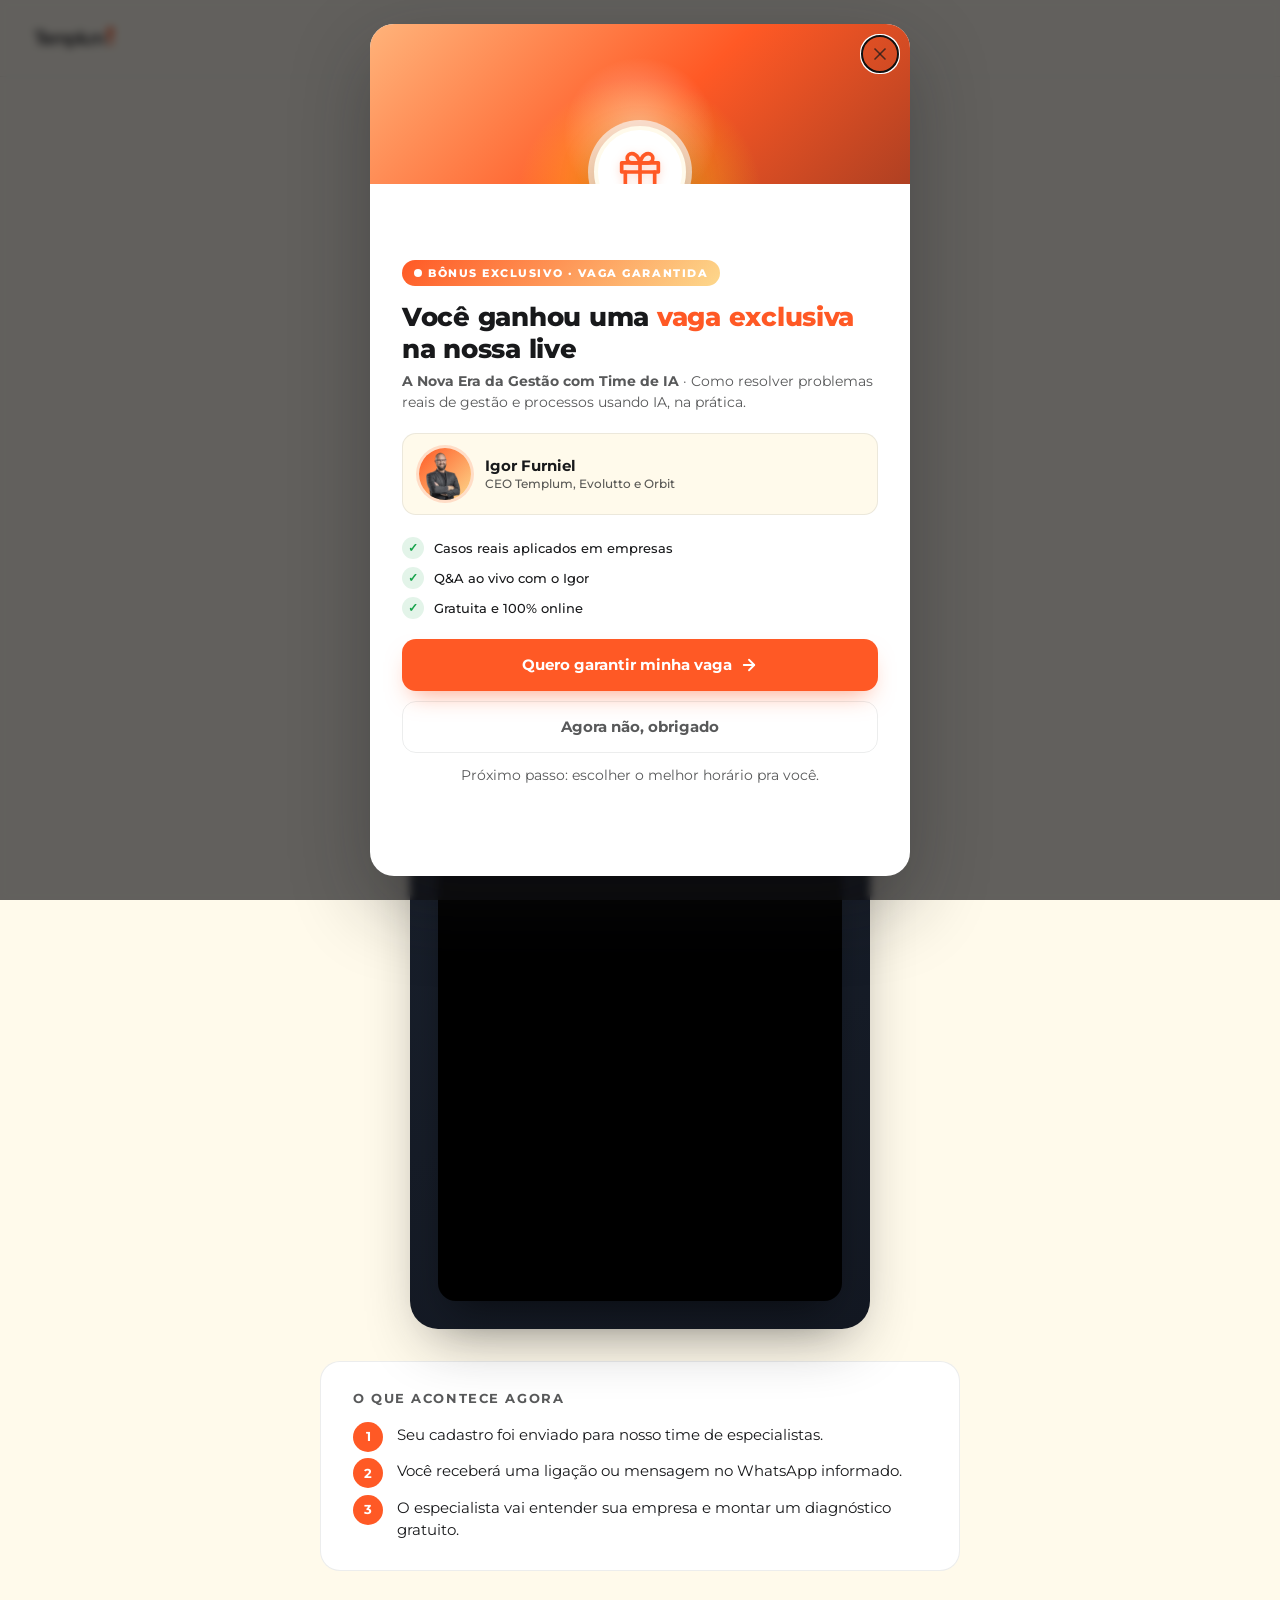
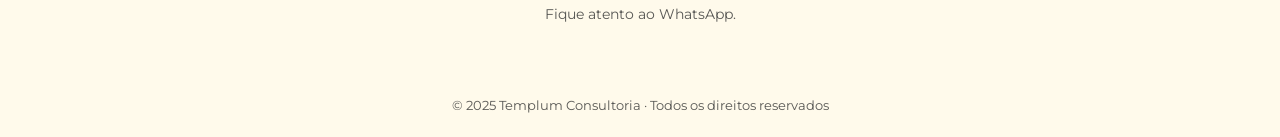
<file: obrigado/index.html>
<!DOCTYPE html>
<html lang="pt-BR">
<head>
  <meta charset="UTF-8">
  <meta name="viewport" content="width=device-width, initial-scale=1.0">
  <meta name="robots" content="noindex,nofollow">
  <meta name="description" content="Obrigado pelo seu interesse! Recebemos suas informações com sucesso. Nossa equipe de especialistas entrará em contato com você em breve.">
  <meta name="theme-color" content="#FF5925">
  <title>Recebido · Templum</title>
  <link rel="icon" type="image/svg+xml" href="../assets/brand/favicon.svg">

  <!-- Start VWO Async SmartCode -->
  <link rel="preconnect" href="https://dev.visualwebsiteoptimizer.com" />
  <script type='text/javascript' id='vwoCode'>
  window._vwo_code ||
  (function () {
  var w=window,
  d=document;
  var account_id=1019392,
  version=2.2,
  settings_tolerance=2000,
  hide_element='body',
  hide_element_style = 'opacity:0 !important;filter:alpha(opacity=0) !important;background:none !important';
  /* DO NOT EDIT BELOW THIS LINE */
  var f=0, v;
  if(f=!1,v=d.querySelector('#vwoCode'),cc={},-1<d.URL.indexOf('__vwo_disable__')||w._vwo_code)return;try{var e=JSON.parse(localStorage.getItem('_vwo_'+account_id+'_config'));cc=e&&'object'==typeof e?e:{}}catch(e){}function r(t){try{return decodeURIComponent(t)}catch(e){return t}}var s=function(){var e={combination:[],combinationChoose:[],split:[],exclude:[],uuid:null,consent:null,optOut:null},t=d.cookie||'';if(!t)return e;for(var n,i,o=/(?:^|;\s*)(?:(_vis_opt_exp_(\d+)_combi=([^;]*))|(_vis_opt_exp_(\d+)_combi_choose=([^;]*))|(_vis_opt_exp_(\d+)_split=([^:;]*))|(_vis_opt_exp_(\d+)_exclude=[^;]*)|(_vis_opt_out=([^;]*))|(_vwo_global_opt_out=[^;]*)|(_vwo_uuid=([^;]*))|(_vwo_consent=([^;]*)))/g;null!==(n=o.exec(t));)try{n[1]?e.combination.push({id:n[2],value:r(n[3])}):n[4]?e.combinationChoose.push({id:n[5],value:r(n[6])}):n[7]?e.split.push({id:n[8],value:r(n[9])}):n[10]?e.exclude.push({id:n[11]}):n[12]?e.optOut=r(n[13]):n[14]?e.optOut=!0:n[15]?e.uuid=r(n[16]):n[17]&&(i=r(n[18]),e.consent=i&&3<=i.length?i.substring(0,3):null)}catch(e){}return e}();function i(){var e=function(){if(w.VWO&&Array.isArray(w.VWO))for(var e=0;e<w.VWO.length;e++){var t=w.VWO[e];if(Array.isArray(t)&&('setVisitorId'===t[0]||'setSessionId'===t[0]))return!0}return!1}(),t='a='+account_id+'&u='+encodeURIComponent(w._vis_opt_url||d.URL)+'&vn='+version+'&ph=1'+('undefined'!=typeof platform?'&p='+platform:'')+'&st='+w.performance.now();e||((n=function(){var e,t=[],n={},i=w.VWO&&w.VWO.appliedCampaigns||{};for(e in i){var o=i[e]&&i[e].v;o&&(t.push(e+'-'+o+'-1'),n[e]=!0)}if(s&&s.combination)for(var r=0;r<s.combination.length;r++){var a=s.combination[r];n[a.id]||t.push(a.id+'-'+a.value)}return t.join('|')}())&&(t+='&c='+n),(n=function(){var e=[],t={};if(s&&s.combinationChoose)for(var n=0;n<s.combinationChoose.length;n++){var i=s.combinationChoose[n];e.push(i.id+'-'+i.value),t[i.id]=!0}if(s&&s.split)for(var o=0;o<s.split.length;o++)t[(i=s.split[o]).id]||e.push(i.id+'-'+i.value);return e.join('|')}())&&(t+='&cc='+n),(n=function(){var e={},t=[];if(w.VWO&&Array.isArray(w.VWO))for(var n=0;n<w.VWO.length;n++){var i=w.VWO[n];if(Array.isArray(i)&&'setVariation'===i[0]&&i[1]&&Array.isArray(i[1]))for(var o=0;o<i[1].length;o++){var r,a=i[1][o];a&&'object'==typeof a&&(r=a.e,a=a.v,r&&a&&(e[r]=a))}}for(r in e)t.push(r+'-'+e[r]);return t.join('|')}())&&(t+='&sv='+n)),s&&s.optOut&&(t+='&o='+s.optOut);var n=function(){var e=[],t={};if(s&&s.exclude)for(var n=0;n<s.exclude.length;n++){var i=s.exclude[n];t[i.id]||(e.push(i.id),t[i.id]=!0)}return e.join('|')}();return n&&(t+='&e='+n),s&&s.uuid&&(t+='&id='+s.uuid),s&&s.consent&&(t+='&consent='+s.consent),w.name&&-1<w.name.indexOf('_vis_preview')&&(t+='&pM=true'),w.VWO&&w.VWO.ed&&(t+='&ed='+w.VWO.ed),t}code={nonce:v&&v.nonce,library_tolerance:function(){return'undefined'!=typeof library_tolerance?library_tolerance:void 0},settings_tolerance:function(){return cc.sT||settings_tolerance},hide_element_style:function(){return'{'+(cc.hES||hide_element_style)+'}'},hide_element:function(){return performance.getEntriesByName('first-contentful-paint')[0]?'':'string'==typeof cc.hE?cc.hE:hide_element},getVersion:function(){return version},finish:function(e){var t;f||(f=!0,(t=d.getElementById('_vis_opt_path_hides'))&&t.parentNode.removeChild(t),e&&((new Image).src='https://dev.visualwebsiteoptimizer.com/ee.gif?a='+account_id+e))},finished:function(){return f},addScript:function(e){var t=d.createElement('script');t.type='text/javascript',e.src?t.src=e.src:t.text=e.text,v&&t.setAttribute('nonce',v.nonce),d.getElementsByTagName('head')[0].appendChild(t)},load:function(e,t){t=t||{};var n=new XMLHttpRequest;n.open('GET',e,!0),n.withCredentials=!t.dSC,n.responseType=t.responseType||'text',n.onload=function(){if(t.onloadCb)return t.onloadCb(n,e);200===n.status?_vwo_code.addScript({text:n.responseText}):_vwo_code.finish('&e=loading_failure:'+e)},n.onerror=function(){if(t.onerrorCb)return t.onerrorCb(e);_vwo_code.finish('&e=loading_failure:'+e)},n.send()},init:function(){var e,t=this.settings_tolerance();w._vwo_settings_timer=setTimeout(function(){_vwo_code.finish()},t),'body'!==this.hide_element()?(n=d.createElement('style'),e=(t=this.hide_element())?t+this.hide_element_style():'',t=d.getElementsByTagName('head')[0],n.setAttribute('id','_vis_opt_path_hides'),v&&n.setAttribute('nonce',v.nonce),n.setAttribute('type','text/css'),n.styleSheet?n.styleSheet.cssText=e:n.appendChild(d.createTextNode(e)),t.appendChild(n)):(n=d.getElementsByTagName('head')[0],(e=d.createElement('div')).style.cssText='z-index: 2147483647 !important;position: fixed !important;left: 0 !important;top: 0 !important;width: 100% !important;height: 100% !important;background: white !important;',e.setAttribute('id','_vis_opt_path_hides'),e.classList.add('_vis_hide_layer'),n.parentNode.insertBefore(e,n.nextSibling));var n='https://dev.visualwebsiteoptimizer.com/j.php?'+i();-1!==w.location.search.indexOf('_vwo_xhr')?this.addScript({src:n}):this.load(n+'&x=true',{l:1})}};w._vwo_code=code;code.init();})();
  </script>
  <!-- End VWO Async SmartCode -->

  <link rel="preconnect" href="https://fonts.gstatic.com" crossorigin>
  <link rel="preconnect" href="https://fonts.googleapis.com">
  <link rel="preload" as="style" href="https://fonts.googleapis.com/css2?family=Montserrat:wght@400;500;700;800&display=swap" onload="this.onload=null;this.rel='stylesheet'">
  <noscript><link rel="stylesheet" href="https://fonts.googleapis.com/css2?family=Montserrat:wght@400;500;700;800&display=swap"></noscript>

  <!-- dataLayer pre-init -->
  <script>
  window.dataLayer = window.dataLayer || [];
  window.dataLayer.push({ event: "lead_thanks_view", page_type: "thank_you", ts: Date.now() });
  </script>

  <!-- Google Tag Manager -->
  <script>(function(w,d,s,l,i){w[l]=w[l]||[];w[l].push({'gtm.start':
  new Date().getTime(),event:'gtm.js'});var f=d.getElementsByTagName(s)[0],
  j=d.createElement(s),dl=l!='dataLayer'?'&l='+l:'';j.async=true;j.src=
  'https://www.googletagmanager.com/gtm.js?id='+i+dl;f.parentNode.insertBefore(j,f);
  })(window,document,'script','dataLayer','GTM-WC3P2SNP');</script>
  <script>(function(w,d,s,l,i){w[l]=w[l]||[];w[l].push({'gtm.start':
  new Date().getTime(),event:'gtm.js'});var f=d.getElementsByTagName(s)[0],
  j=d.createElement(s),dl=l!='dataLayer'?'&l='+l:'';j.async=true;j.src=
  'https://www.googletagmanager.com/gtm.js?id='+i+dl;f.parentNode.insertBefore(j,f);
  })(window,document,'script','dataLayer','GTM-WLFN684J');</script>
  <!-- End Google Tag Manager -->

  <style>
    :root {
      --orange: #FF5925;
      --orange-dark: #AF4022;
      --peach-light: #FDD88C;
      --cream-2: #FFFAEB;
      --text: #18191B;
      --text-mid: rgba(24,25,27,0.72);
      --text-soft: rgba(24,25,27,0.60);
      --border: rgba(24,25,27,0.08);
      --success: #16A34A;
      --font-sans: "Montserrat", "Montserrat Fallback", -apple-system, BlinkMacSystemFont, "Segoe UI", sans-serif;
    }
    @font-face {
      font-family: "Montserrat Fallback";
      src: local("Arial");
      font-display: swap;
      ascent-override: 91.66%;
      descent-override: 23.81%;
      line-gap-override: 0%;
      size-adjust: 104.31%;
    }
    * { margin: 0; padding: 0; box-sizing: border-box; }
    html { -webkit-font-smoothing: antialiased; -moz-osx-font-smoothing: grayscale; }
    body {
      font-family: var(--font-sans);
      background: var(--cream-2);
      color: var(--text);
      min-height: 100vh;
      display: flex;
      flex-direction: column;
    }
    header { padding: 24px 32px; border-bottom: 1px solid var(--border); }
    header img { display: block; height: 28px; width: auto; }
    main { flex: 1; display: flex; align-items: center; justify-content: center; padding: 48px 24px; }
    .card { max-width: 640px; width: 100%; text-align: center; }
    .check {
      width: 88px; height: 88px; border-radius: 50%;
      background: rgba(22,163,74,0.10); color: var(--success);
      display: inline-flex; align-items: center; justify-content: center; margin: 0 auto 28px;
    }
    .check svg { width: 44px; height: 44px; stroke: currentColor; fill: none; stroke-width: 3; stroke-linecap: round; stroke-linejoin: round; }
    h1 {
      font-size: clamp(28px, 4vw, 44px); font-weight: 800; line-height: 1.15;
      letter-spacing: -0.01em; margin-bottom: 16px;
    }
    h1 em { color: var(--orange); font-style: normal; }
    .lede {
      font-size: clamp(15px, 1.6vw, 18px); color: var(--text-mid);
      line-height: 1.6; max-width: 520px; margin: 0 auto 32px;
    }
    .trust-row {
      display: flex; flex-wrap: wrap; justify-content: center;
      gap: 12px; margin: -8px auto 32px; max-width: 560px;
    }
    .trust-badge {
      display: inline-flex; align-items: center; gap: 12px;
      background: #fff; border: 1px solid var(--border);
      border-radius: 999px; padding: 10px 18px 10px 12px;
      box-shadow: 0 6px 18px -10px rgba(24,25,27,0.18);
    }
    .trust-ico {
      width: 32px; height: 32px; border-radius: 50%;
      background: rgba(22,163,74,0.12); color: var(--success);
      display: inline-flex; align-items: center; justify-content: center;
      flex-shrink: 0;
    }
    .trust-ico svg { width: 18px; height: 18px; }
    .trust-ico--star { background: rgba(255,89,37,0.12); color: var(--orange); }
    .trust-text { display: flex; flex-direction: column; line-height: 1.15; text-align: left; }
    .trust-text strong { font-size: 15px; font-weight: 800; color: var(--text); }
    .trust-text span { font-size: 12px; color: var(--text-mid); font-weight: 500; }
    .video-stage {
      position: relative;
      border-radius: 28px;
      padding: 28px;
      margin: 0 auto 32px;
      max-width: 460px;
      background:
        radial-gradient(120% 80% at 50% 0%, rgba(255,89,37,0.20) 0%, transparent 60%),
        linear-gradient(160deg, #1b2330 0%, #131822 100%);
      box-shadow: 0 24px 60px -20px rgba(24,25,27,0.45);
    }
    .video-wrap {
      position: relative; aspect-ratio: 9 / 16;
      border-radius: 18px; overflow: hidden;
      background: #000;
      box-shadow: 0 20px 40px -16px rgba(0,0,0,0.55);
    }
    .video-wrap iframe {
      position: absolute; top: 0; left: 0;
      width: 100%; height: 100%; border: 0;
    }
    @media (max-width: 600px) {
      .video-stage { padding: 14px; border-radius: 22px; max-width: 320px; }
      .video-wrap { border-radius: 14px; }
    }
    .steps {
      background: #fff; border: 1px solid var(--border); border-radius: 20px;
      padding: 28px 32px; margin-bottom: 32px; text-align: left;
    }
    .steps h2 {
      font-size: 13px; font-weight: 700; letter-spacing: 0.12em;
      text-transform: uppercase; color: var(--text-mid); margin-bottom: 18px;
    }
    .steps ol { list-style: none; counter-reset: step; }
    .steps li {
      counter-increment: step; padding-left: 44px; position: relative;
      font-size: 15px; line-height: 1.5; margin-bottom: 14px; color: var(--text);
    }
    .steps li:last-child { margin-bottom: 0; }
    .steps li::before {
      content: counter(step); position: absolute; left: 0; top: -2px;
      width: 30px; height: 30px; background: var(--orange); color: #fff;
      border-radius: 50%; font-size: 13px; font-weight: 700;
      display: flex; align-items: center; justify-content: center;
    }
    footer { text-align: center; padding: 24px; font-size: 13px; color: var(--text-mid); }

    /* ===== Modal da live ===== */
    .live-modal {
      border: none; padding: 0; margin: auto; max-width: 540px; width: calc(100% - 32px);
      border-radius: 24px; background: #fff; color: var(--text);
      box-shadow: 0 28px 80px rgba(24,25,27,0.32);
      animation: pop .35s cubic-bezier(.22,1,.36,1);
      overflow: hidden; position: relative;
    }
    .live-modal::backdrop { background: rgba(15,15,18,0.65); backdrop-filter: blur(4px); }
    @keyframes pop { from { transform: translateY(14px) scale(.94); opacity: 0; } to { transform: none; opacity: 1; } }
    .live-modal-inner { padding: 28px 32px 32px; }

    /* Hero topo (gift + confetti + sparkles + glow) */
    .live-hero {
      position: relative; height: 160px;
      background:
        radial-gradient(circle at 50% 110%, rgba(255,238,13,0.55) 0%, transparent 38%),
        linear-gradient(135deg, #FFB37A 0%, var(--orange) 55%, #AF4022 100%);
      overflow: hidden;
    }
    /* Halo pulsante atrás do presente */
    .live-hero::before {
      content: ""; position: absolute; left: 50%; bottom: -40px;
      width: 180px; height: 180px; border-radius: 50%;
      background: radial-gradient(circle, rgba(255,255,255,0.45) 0%, rgba(255,255,255,0) 60%);
      transform: translateX(-50%);
      animation: haloPulse 2.4s ease-in-out infinite;
      pointer-events: none;
    }
    @keyframes haloPulse {
      0%, 100% { opacity: .55; transform: translateX(-50%) scale(.92); }
      50%      { opacity: 1;   transform: translateX(-50%) scale(1.08); }
    }
    .live-gift {
      position: absolute; left: 50%; bottom: -34px; transform: translateX(-50%);
      width: 92px; height: 92px; border-radius: 50%;
      background: #fff; color: var(--orange);
      display: inline-flex; align-items: center; justify-content: center;
      box-shadow: 0 14px 36px rgba(0,0,0,0.22), 0 0 0 6px rgba(255,255,255,0.65);
      border: 4px solid var(--cream-2);
      animation: giftBob 2.6s ease-in-out infinite;
      z-index: 2;
    }
    .live-gift svg { width: 44px; height: 44px; filter: drop-shadow(0 2px 4px rgba(255,89,37,0.25)); }
    @keyframes giftBob {
      0%, 100% { transform: translateX(-50%) translateY(0) rotate(-3deg); }
      50%      { transform: translateX(-50%) translateY(-8px) rotate(3deg); }
    }

    /* Sparkles ao redor do presente */
    .live-hero .spark {
      position: absolute; pointer-events: none; color: #FFF;
      animation: sparkTwinkle 2s ease-in-out infinite;
      opacity: 0;
    }
    .live-hero .spark svg { width: 100%; height: 100%; }
    .live-hero .spark:nth-child(1) { left: 30%;  bottom: 24px; width: 14px; height: 14px; animation-delay: 0s; }
    .live-hero .spark:nth-child(2) { left: 66%;  bottom: 56px; width: 18px; height: 18px; animation-delay: .4s; color: #FFEE0D; }
    .live-hero .spark:nth-child(3) { left: 22%;  bottom: 70px; width: 12px; height: 12px; animation-delay: .8s; color: #FDD88C; }
    .live-hero .spark:nth-child(4) { left: 78%;  bottom: 26px; width: 16px; height: 16px; animation-delay: 1.2s; }
    .live-hero .spark:nth-child(5) { left: 50%;  top: 14px;    width: 14px; height: 14px; animation-delay: .6s; color: #FFEE0D; }
    @keyframes sparkTwinkle {
      0%, 100% { opacity: 0; transform: scale(.4) rotate(0); }
      50%      { opacity: 1; transform: scale(1)  rotate(45deg); }
    }

    /* Confetti chuva */
    .live-confetti { position: absolute; inset: 0; pointer-events: none; }
    .live-confetti span {
      position: absolute; top: -14px;
      width: 9px; height: 14px; border-radius: 2px;
      animation: confettiFall 3.4s linear infinite;
      opacity: 0;
    }
    .live-confetti span:nth-child(1)  { left: 6%;  background: #FFEE0D; animation-delay: 0s;   }
    .live-confetti span:nth-child(2)  { left: 14%; background: #FDD88C; animation-delay: .35s; }
    .live-confetti span:nth-child(3)  { left: 22%; background: #fff;    animation-delay: .7s;  }
    .live-confetti span:nth-child(4)  { left: 30%; background: #FDB73F; animation-delay: .15s; }
    .live-confetti span:nth-child(5)  { left: 38%; background: #fff;    animation-delay: .95s; }
    .live-confetti span:nth-child(6)  { left: 46%; background: #FFEE0D; animation-delay: .45s; }
    .live-confetti span:nth-child(7)  { left: 54%; background: #FDD88C; animation-delay: .25s; }
    .live-confetti span:nth-child(8)  { left: 62%; background: #fff;    animation-delay: 1.1s; }
    .live-confetti span:nth-child(9)  { left: 70%; background: #FDB73F; animation-delay: .65s; }
    .live-confetti span:nth-child(10) { left: 78%; background: #FFEE0D; animation-delay: .85s; }
    .live-confetti span:nth-child(11) { left: 86%; background: #FDD88C; animation-delay: .55s; }
    .live-confetti span:nth-child(12) { left: 94%; background: #fff;    animation-delay: 1.4s; }
    @keyframes confettiFall {
      0%   { transform: translateY(-14px) rotate(0);     opacity: 0; }
      15%  { opacity: 1; }
      100% { transform: translateY(190px) rotate(540deg); opacity: 0; }
    }

    .live-modal-inner { padding-top: 76px; }
    .live-headline-sub { font-size: 14px; color: var(--text-mid); margin: -6px 0 20px; line-height: 1.5; }
    .live-perks {
      display: flex; flex-direction: column; gap: 8px;
      margin: 0 0 20px;
    }
    .live-perk {
      display: flex; align-items: center; gap: 10px;
      font-size: 13px; color: var(--text); font-weight: 500;
    }
    .live-perk-ico {
      flex-shrink: 0; width: 22px; height: 22px; border-radius: 50%;
      background: rgba(22,163,74,0.12); color: var(--success);
      display: inline-flex; align-items: center; justify-content: center;
      font-size: 12px; font-weight: 800;
    }
    .live-cta-sub {
      text-align: center; font-size: 12px; color: var(--text-soft);
      margin-top: 12px;
    }
    .live-tag {
      display: inline-flex; align-items: center; gap: 6px;
      background: linear-gradient(135deg, var(--orange), var(--peach-light));
      color: #fff; font-size: 11px; font-weight: 800; letter-spacing: 0.14em;
      text-transform: uppercase; padding: 6px 12px; border-radius: 999px; margin-bottom: 16px;
    }
    .live-dot {
      width: 8px; height: 8px; border-radius: 50%; background: #fff;
      box-shadow: 0 0 0 0 rgba(255,255,255,0.7); animation: livePulse 1.4s infinite;
    }
    @keyframes livePulse {
      0% { box-shadow: 0 0 0 0 rgba(255,255,255,0.6); }
      70% { box-shadow: 0 0 0 8px rgba(255,255,255,0); }
      100% { box-shadow: 0 0 0 0 rgba(255,255,255,0); }
    }
    .live-modal h2 {
      font-size: clamp(20px, 2.6vw, 26px); font-weight: 800; line-height: 1.2;
      letter-spacing: -0.01em; margin-bottom: 12px;
    }
    .live-modal h2 em { color: var(--orange); font-style: normal; }
    .live-modal p { font-size: 14px; color: var(--text-mid); line-height: 1.5; margin-bottom: 20px; }
    .speaker {
      display: flex; align-items: center; gap: 14px;
      background: var(--cream-2); border: 1px solid var(--border); border-radius: 14px;
      padding: 14px 16px; margin-bottom: 22px; text-align: left;
    }
    .speaker-avatar {
      width: 52px; height: 52px; flex-shrink: 0; border-radius: 50%;
      overflow: hidden; display: inline-block;
      background: linear-gradient(135deg, var(--orange), var(--peach-light));
      box-shadow: 0 0 0 3px rgba(255,89,37,0.18);
    }
    .speaker-avatar img {
      width: 100%; height: 100%; object-fit: cover; display: block;
    }
    .speaker-info { display: flex; flex-direction: column; line-height: 1.3; }
    .speaker-info strong { font-size: 15px; font-weight: 700; color: var(--text); }
    .speaker-info span { font-size: 12px; color: var(--text-mid); font-weight: 500; }
    .live-actions { display: flex; flex-direction: column; gap: 10px; }
    .live-btn {
      width: 100%; height: 52px; border: none; border-radius: 14px;
      font-family: inherit; font-size: 15px; font-weight: 700; cursor: pointer;
      display: inline-flex; align-items: center; justify-content: center; gap: 8px;
      transition: transform .15s, background .2s;
    }
    .live-btn--primary {
      background: var(--orange); color: #fff;
      box-shadow: 0 12px 24px -10px rgba(255,89,37,0.55);
    }
    .live-btn--primary:hover { background: var(--orange-dark); transform: translateY(-1px); }
    .live-btn--ghost {
      background: transparent; color: var(--text-mid); border: 1px solid var(--border);
    }
    .live-btn--ghost:hover { background: var(--cream-2); }
    .live-btn[disabled] { opacity: .65; cursor: progress; }
    .live-status { font-size: 13px; color: var(--text-mid); text-align: center; min-height: 18px; margin-top: 12px; }
    .live-status.is-success { color: var(--success); font-weight: 600; }
    .live-status.is-error { color: #DC2626; font-weight: 600; }
    .live-close {
      position: absolute; top: 12px; right: 12px; width: 36px; height: 36px;
      border-radius: 50%; border: none; background: transparent; cursor: pointer;
      color: var(--text-mid); display: inline-flex; align-items: center; justify-content: center;
    }
    .live-close:hover { background: var(--cream-2); }
    .live-close svg { width: 20px; height: 20px; stroke: currentColor; fill: none; stroke-width: 2; stroke-linecap: round; }

    @media (max-width: 600px) {
      header { padding: 18px 20px; }
      main { padding: 32px 18px; }
      .steps { padding: 20px 18px; }
      .steps li { padding-left: 38px; font-size: 14px; }
      .steps li::before { width: 26px; height: 26px; font-size: 12px; }
      .check { width: 72px; height: 72px; }
      .check svg { width: 36px; height: 36px; }
      h1 { font-size: clamp(24px, 7vw, 32px); }
      .lede { font-size: 14px; }
      .trust-row { gap: 8px; margin-bottom: 24px; }
      .trust-badge { padding: 8px 14px 8px 10px; gap: 10px; }
      .trust-ico { width: 28px; height: 28px; }
      .trust-ico svg { width: 16px; height: 16px; }
      .trust-text strong { font-size: 14px; }
      .trust-text span { font-size: 11px; }

      .live-modal { width: calc(100% - 16px); border-radius: 18px; max-height: 92vh; overflow-y: auto; }
      .live-hero { height: 130px; }
      .live-gift { width: 78px; height: 78px; bottom: -28px; }
      .live-gift svg { width: 36px; height: 36px; }
      .live-modal-inner { padding: 56px 20px 22px; }
      .live-modal h2 { font-size: 20px; line-height: 1.2; }
      .live-modal h2 em { display: inline; }
      .live-headline-sub { font-size: 13px; }
      .live-modal p { font-size: 13px; }
      .speaker { padding: 12px 14px; gap: 12px; }
      .speaker-avatar { width: 44px; height: 44px; }
      .speaker-info strong { font-size: 14px; }
      .speaker-info span { font-size: 11px; }
      .live-perks { gap: 6px; margin-bottom: 16px; }
      .live-perk { font-size: 12px; }
      .live-btn { height: 48px; font-size: 14px; }
      .live-close { top: 10px; right: 10px; }
    }
  </style>
</head>
<body>
  <noscript><iframe src="https://www.googletagmanager.com/ns.html?id=GTM-WLFN684J" height="0" width="0" style="display:none;visibility:hidden" title="GTM"></iframe></noscript>
  <noscript><iframe src="https://www.googletagmanager.com/ns.html?id=GTM-WC3P2SNP" height="0" width="0" style="display:none;visibility:hidden" title="GTM"></iframe></noscript>

  <header>
    <picture>
      <source type="image/webp" srcset="../assets/brand/logo-templum-240.webp 1x, ../assets/brand/logo-templum-360.webp 1.5x">
      <img src="../assets/brand/logo-templum-240.png" srcset="../assets/brand/logo-templum-240.png 1x, ../assets/brand/logo-templum-360.png 1.5x" alt="Templum Consultoria" width="120" height="40" decoding="async">
    </picture>
  </header>

  <main>
    <div class="card">
      <div class="check" aria-hidden="true">
        <svg viewBox="0 0 24 24"><polyline points="4 12 10 18 20 6"></polyline></svg>
      </div>
      <h1>Obrigado pelo seu <em>interesse!</em></h1>
      <p class="lede">Recebemos suas informações com sucesso. Nossa equipe de especialistas entrará em contato com você em breve. <strong>Assista ao vídeo abaixo</strong> enquanto isso.</p>

      <div class="trust-row">
        <div class="trust-badge">
          <span class="trust-ico" aria-hidden="true">
            <svg viewBox="0 0 24 24" fill="none" stroke="currentColor" stroke-width="2.4" stroke-linecap="round" stroke-linejoin="round"><polyline points="4 12 10 18 20 6"/></svg>
          </span>
          <div class="trust-text">
            <strong>+8.000</strong>
            <span>empresas certificadas</span>
          </div>
        </div>
        <div class="trust-badge">
          <span class="trust-ico trust-ico--star" aria-hidden="true">
            <svg viewBox="0 0 24 24" fill="currentColor"><path d="M12 2 L14.6 9.2 L22 9.7 L16.3 14.4 L18.2 22 L12 17.9 L5.8 22 L7.7 14.4 L2 9.7 L9.4 9.2 Z"/></svg>
          </span>
          <div class="trust-text">
            <strong>4,9</strong>
            <span>no Google</span>
          </div>
        </div>
      </div>

      <div class="video-stage" id="thanks-video">
        <div class="video-wrap">
          <iframe
            src="https://player.vimeo.com/video/1146674999?h=3d82725084&badge=0&autopause=0&player_id=0&app_id=58479&dnt=1"
            allow="autoplay; fullscreen; picture-in-picture; clipboard-write; encrypted-media; web-share"
            referrerpolicy="strict-origin-when-cross-origin"
            loading="lazy"
            title="Conheça a Templum"
            allowfullscreen></iframe>
        </div>
      </div>

      <div class="steps">
        <h2>O que acontece agora</h2>
        <ol>
          <li>Seu cadastro foi enviado para nosso time de especialistas.</li>
          <li>Você receberá uma ligação ou mensagem no WhatsApp informado.</li>
          <li>O especialista vai entender sua empresa e montar um diagnóstico gratuito.</li>
        </ol>
      </div>

      <p class="lede" style="margin-bottom:0;font-size:14px;">Fique atento ao WhatsApp.</p>
    </div>
  </main>

  <footer>© 2025 Templum Consultoria · Todos os direitos reservados</footer>

  <!-- ===== Modal: vaga exclusiva pra live ===== -->
  <dialog class="live-modal" id="live-modal" aria-labelledby="live-title">
    <div class="live-hero" aria-hidden="true">
      <div class="live-confetti">
        <span></span><span></span><span></span><span></span><span></span><span></span>
        <span></span><span></span><span></span><span></span><span></span><span></span>
      </div>
      <span class="spark"><svg viewBox="0 0 24 24" fill="currentColor"><path d="M12 2 L13.5 10.5 L22 12 L13.5 13.5 L12 22 L10.5 13.5 L2 12 L10.5 10.5 Z"/></svg></span>
      <span class="spark"><svg viewBox="0 0 24 24" fill="currentColor"><path d="M12 2 L13.5 10.5 L22 12 L13.5 13.5 L12 22 L10.5 13.5 L2 12 L10.5 10.5 Z"/></svg></span>
      <span class="spark"><svg viewBox="0 0 24 24" fill="currentColor"><path d="M12 2 L13.5 10.5 L22 12 L13.5 13.5 L12 22 L10.5 13.5 L2 12 L10.5 10.5 Z"/></svg></span>
      <span class="spark"><svg viewBox="0 0 24 24" fill="currentColor"><path d="M12 2 L13.5 10.5 L22 12 L13.5 13.5 L12 22 L10.5 13.5 L2 12 L10.5 10.5 Z"/></svg></span>
      <span class="spark"><svg viewBox="0 0 24 24" fill="currentColor"><path d="M12 2 L13.5 10.5 L22 12 L13.5 13.5 L12 22 L10.5 13.5 L2 12 L10.5 10.5 Z"/></svg></span>
      <div class="live-gift">
        <svg viewBox="0 0 24 24" fill="none" stroke="currentColor" stroke-width="2" stroke-linecap="round" stroke-linejoin="round">
          <polyline points="20 12 20 22 4 22 4 12"></polyline>
          <rect x="2" y="7" width="20" height="5"></rect>
          <line x1="12" y1="22" x2="12" y2="7"></line>
          <path d="M12 7H7.5a2.5 2.5 0 0 1 0-5C11 2 12 7 12 7z"></path>
          <path d="M12 7h4.5a2.5 2.5 0 0 0 0-5C13 2 12 7 12 7z"></path>
        </svg>
      </div>
    </div>
    <button type="button" class="live-close" id="live-close" aria-label="Fechar">
      <svg viewBox="0 0 24 24"><line x1="6" y1="6" x2="18" y2="18"></line><line x1="18" y1="6" x2="6" y2="18"></line></svg>
    </button>
    <div class="live-modal-inner">
      <span class="live-tag"><span class="live-dot" aria-hidden="true"></span> Bônus exclusivo · Vaga garantida</span>
      <h2 id="live-title">Você ganhou uma <em>vaga exclusiva</em> na nossa live</h2>
      <p class="live-headline-sub"><strong>A Nova Era da Gestão com Time de IA</strong> &middot; Como resolver problemas reais de gestão e processos usando IA, na prática.</p>

      <div class="speaker">
        <picture class="speaker-avatar">
          <source type="image/webp" srcset="../assets/brand/igor-furniel-240.webp">
          <img src="../assets/brand/igor-furniel-240.png" alt="Igor Furniel" width="48" height="48" decoding="async" loading="lazy">
        </picture>
        <div class="speaker-info">
          <strong>Igor Furniel</strong>
          <span>CEO Templum, Evolutto e Orbit</span>
        </div>
      </div>

      <div class="live-perks">
        <div class="live-perk"><span class="live-perk-ico">✓</span> Casos reais aplicados em empresas</div>
        <div class="live-perk"><span class="live-perk-ico">✓</span> Q&amp;A ao vivo com o Igor</div>
        <div class="live-perk"><span class="live-perk-ico">✓</span> Gratuita e 100% online</div>
      </div>

      <div class="live-actions">
        <button type="button" class="live-btn live-btn--primary" id="live-confirm">
          Quero garantir minha vaga
          <svg width="18" height="18" viewBox="0 0 24 24" fill="none" stroke="currentColor" stroke-width="2.4" stroke-linecap="round" stroke-linejoin="round"><line x1="5" y1="12" x2="19" y2="12"/><polyline points="12 5 19 12 12 19"/></svg>
        </button>
        <button type="button" class="live-btn live-btn--ghost" id="live-skip">Agora não, obrigado</button>
      </div>

      <p class="live-cta-sub">Próximo passo: escolher o melhor horário pra você.</p>
      <p class="live-status" id="live-status" role="status" aria-live="polite"></p>
    </div>
  </dialog>

  <script>
  (function () {
    const STORAGE_KEY = "__pbqph_lastlead";
    const LIVE_URL = "https://orbitgestao.com.br/live";

    function readLead() {
      try {
        const raw = sessionStorage.getItem(STORAGE_KEY);
        return raw ? JSON.parse(raw) : null;
      } catch (e) { return null; }
    }

    function buildLiveUrl(lead) {
      const params = new URLSearchParams();
      const add = (k, v) => { if (v) params.set(k, v); };

      if (lead) {
        // Nomes padrão CRM (HubSpot, RD)
        add("firstname", lead.firstname);
        add("lastname", lead.lastname);
        add("name", lead.name);
        add("email", lead.email);
        // WhatsApp em múltiplos nomes que formulários comuns aceitam
        add("whatsapp", lead.whatsapp);
        add("phone", lead.whatsapp);
        add("telefone", lead.whatsapp);
        add("empresa", lead.empresa);
        add("company", lead.empresa);
        add("funcionarios", lead.funcionarios);
        add("faturamento", lead.faturamento);
        add("norm", lead.norm_slug);
        add("variant", lead.variant);
      }

      // Atribuição: marca de onde o lead da live veio
      add("utm_source", "templum-lp");
      add("utm_medium", "thank-you-modal");
      add("utm_campaign", (lead && lead.norm_slug) || "templum");

      // Preserva utms originais que vieram pra landing (se existirem na URL atual)
      const currentParams = new URLSearchParams(location.search);
      currentParams.forEach((v, k) => {
        if (k.startsWith("utm_") && !params.has(k)) params.set(k, v);
        else if (["fbclid","gclid","gbraid","wbraid","ttclid","msclkid","li_fat_id"].includes(k)) params.set(k, v);
      });

      return LIVE_URL + "?" + params.toString();
    }

    document.addEventListener("DOMContentLoaded", function () {
      const lead = readLead();
      const modal = document.getElementById("live-modal");
      const confirmBtn = document.getElementById("live-confirm");
      const skipBtn = document.getElementById("live-skip");
      const closeBtn = document.getElementById("live-close");
      const status = document.getElementById("live-status");

      // Esconde o vídeo institucional quando o lead veio da ISO 27001
      // (norma B2B/enterprise — vídeo curto sobre construtora não combina)
      if (lead && lead.norm_slug === "iso-27001") {
        const video = document.getElementById("thanks-video");
        if (video) video.remove();
        const heading = document.querySelector(".card .lede");
        if (heading) heading.innerHTML = "Recebemos suas informações com sucesso. Nossa equipe de especialistas entrará em contato com você em breve.";
      }

      function openModal() {
        if (!modal || modal.open) return;
        if (typeof modal.showModal === "function") modal.showModal();
        else modal.setAttribute("open", "");
        window.dataLayer = window.dataLayer || [];
        window.dataLayer.push({ event: "live_modal_view" });
      }
      function closeModal() {
        if (!modal) return;
        if (typeof modal.close === "function") modal.close();
        else modal.removeAttribute("open");
      }

      setTimeout(openModal, 1200);

      confirmBtn.addEventListener("click", function () {
        confirmBtn.disabled = true;
        status.className = "live-status";
        status.textContent = "Levando você pra escolher a data...";
        window.dataLayer = window.dataLayer || [];
        window.dataLayer.push({
          event: "live_signup_click",
          norm: (lead && lead.norm_slug) || ""
        });
        window.location.href = buildLiveUrl(lead);
      });

      skipBtn.addEventListener("click", closeModal);
      closeBtn.addEventListener("click", closeModal);
    });
  })();
  </script>
</body>
</html>
</file>
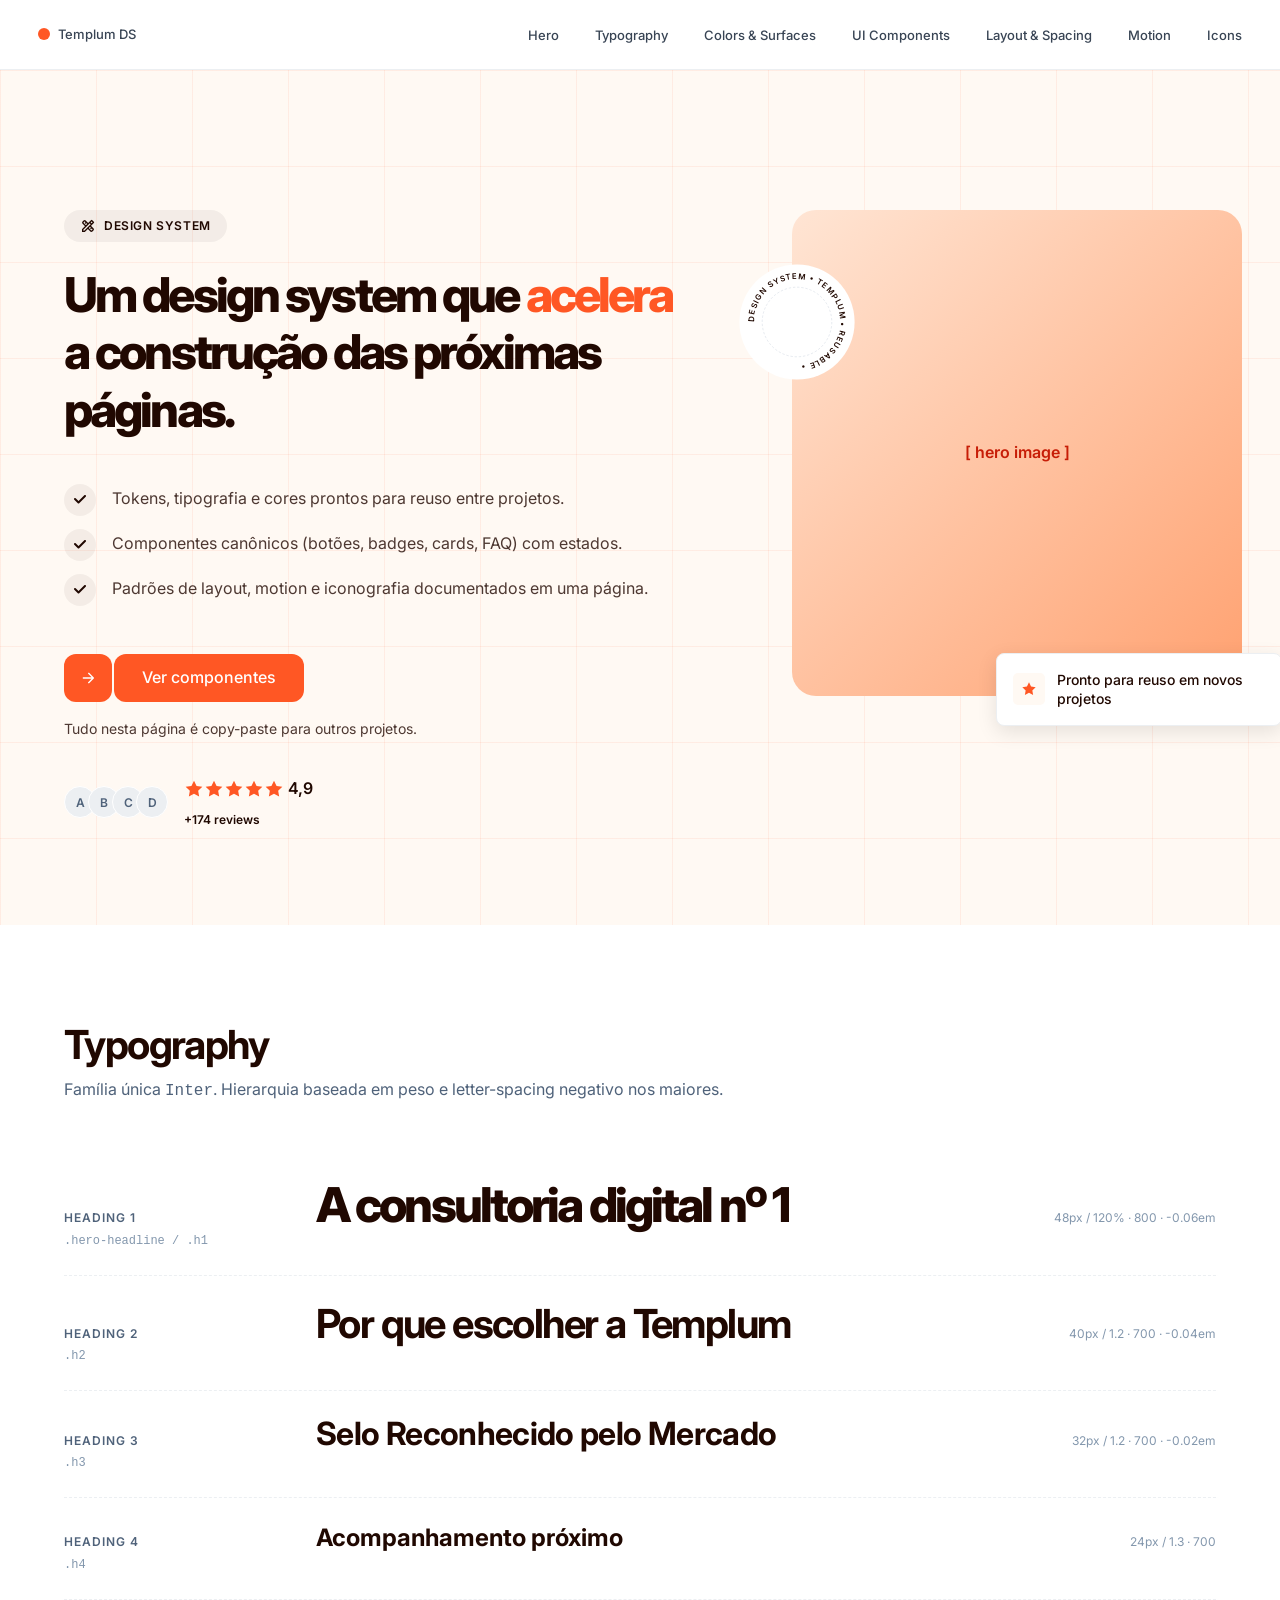
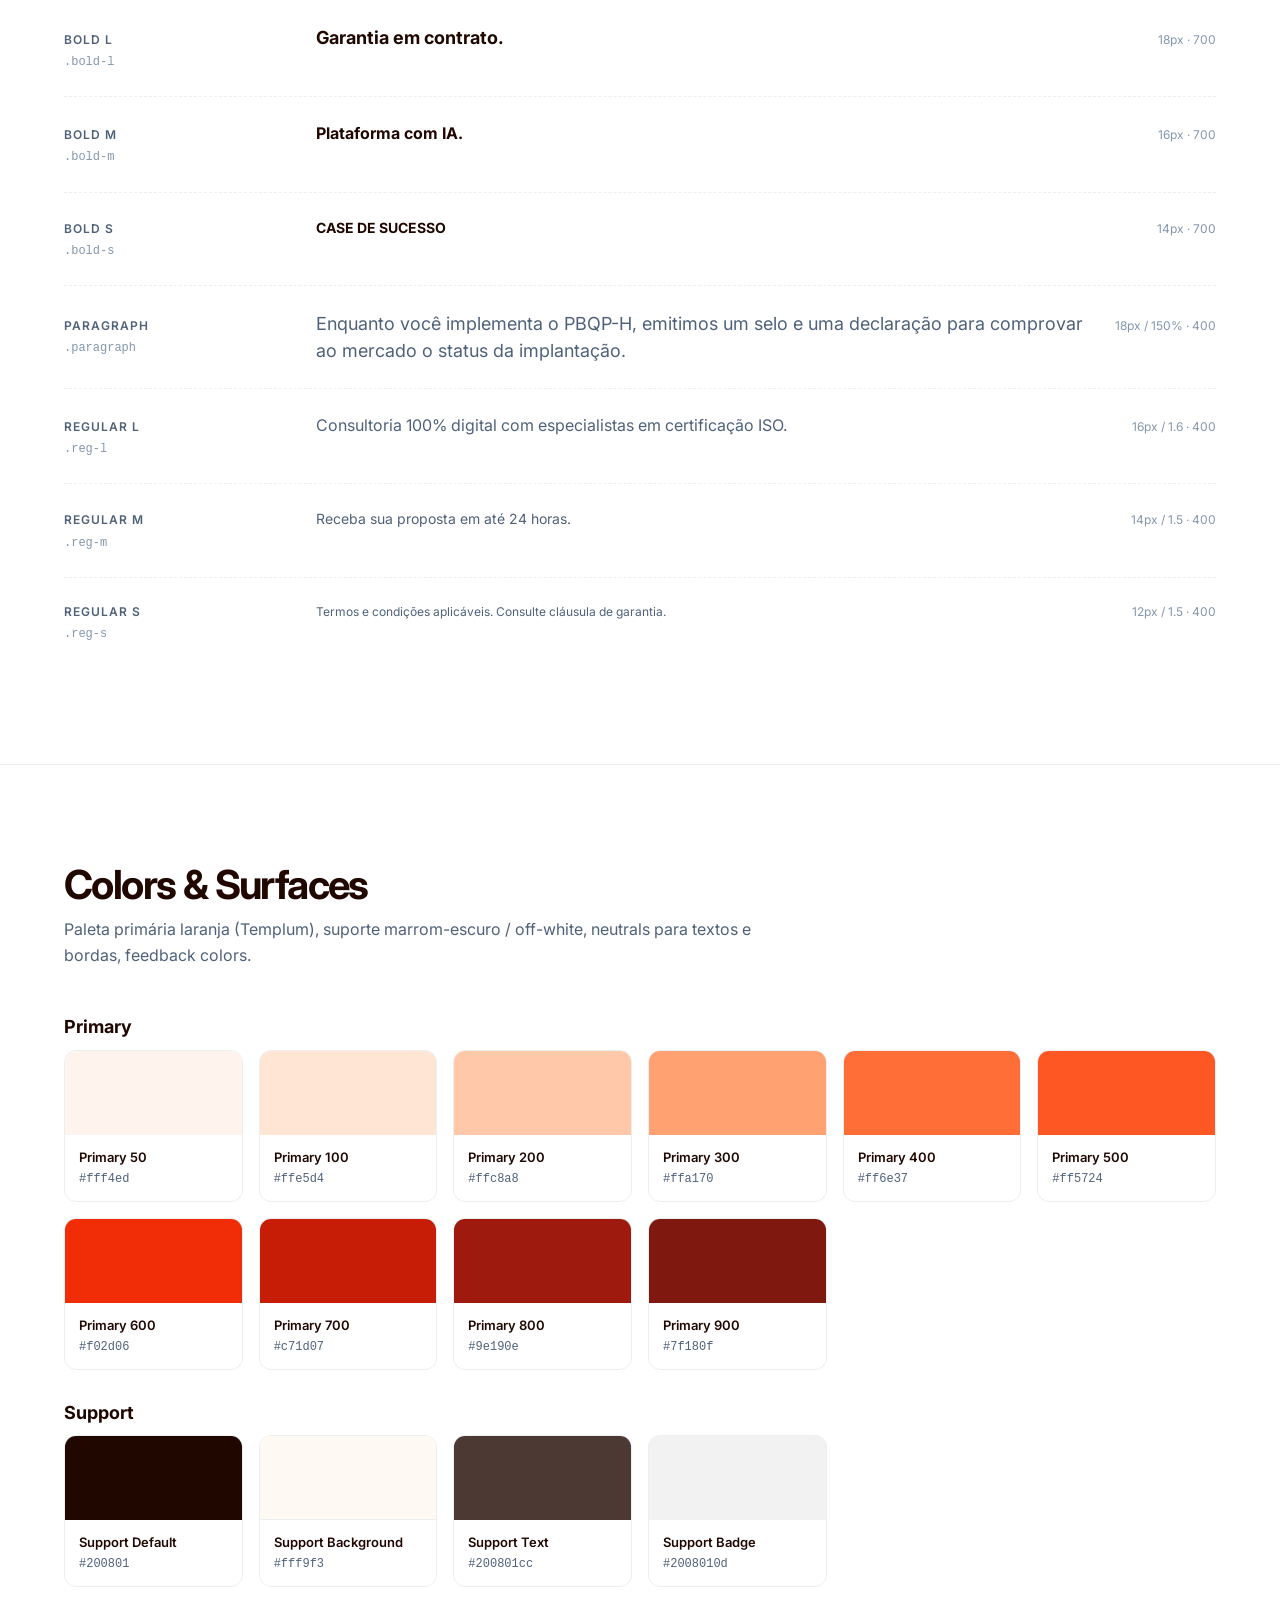
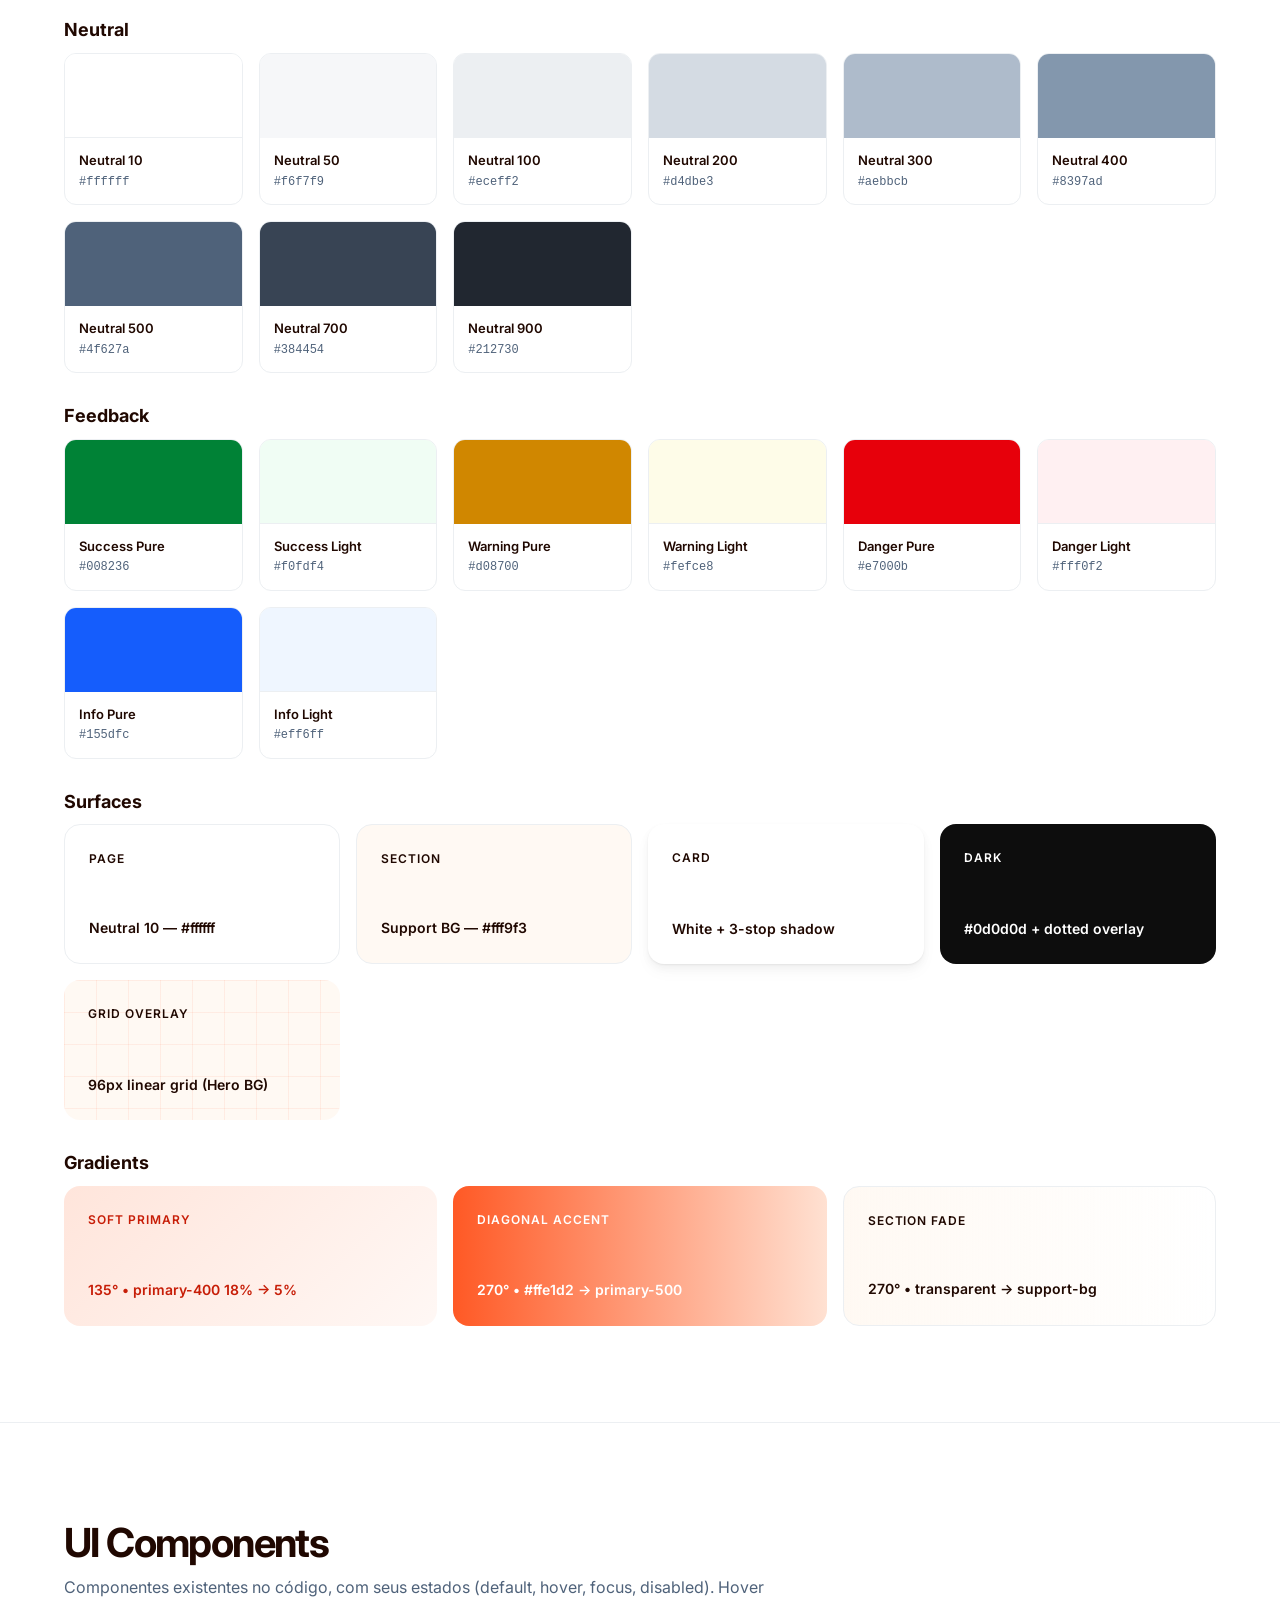
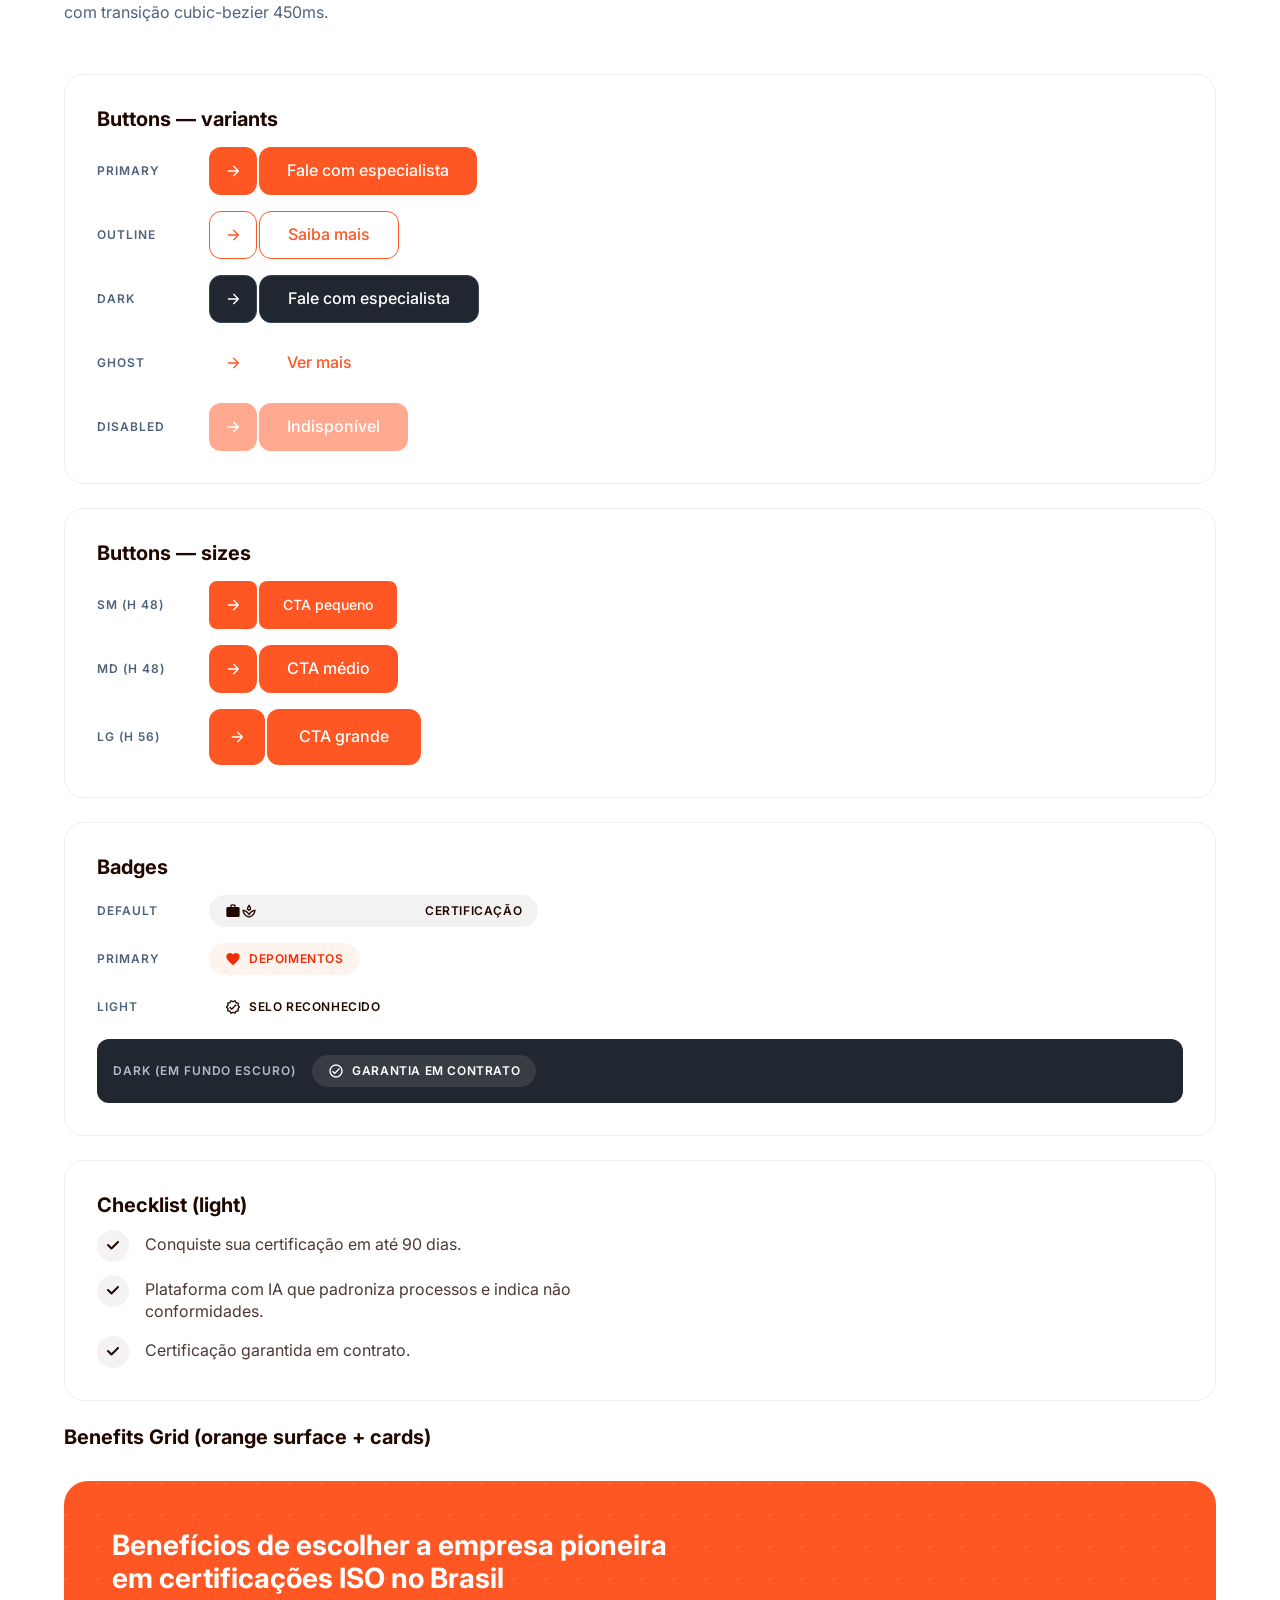
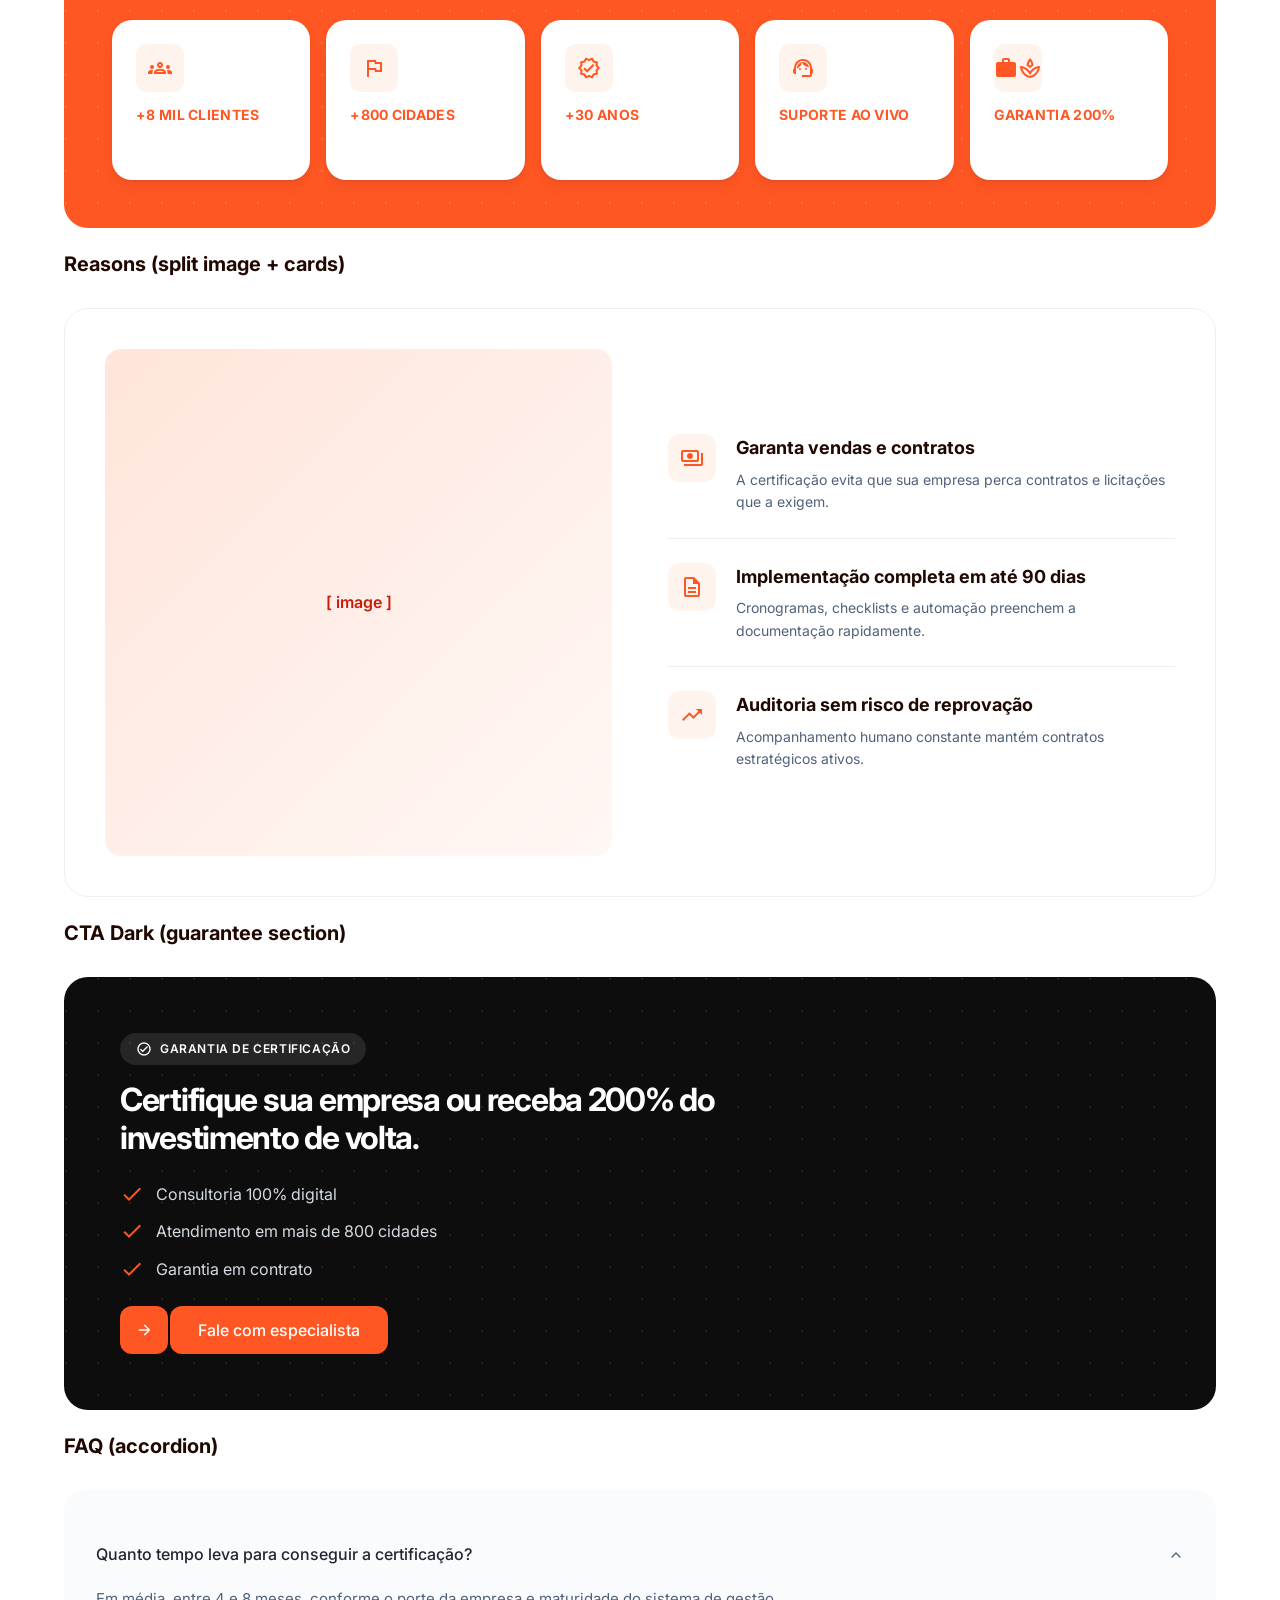
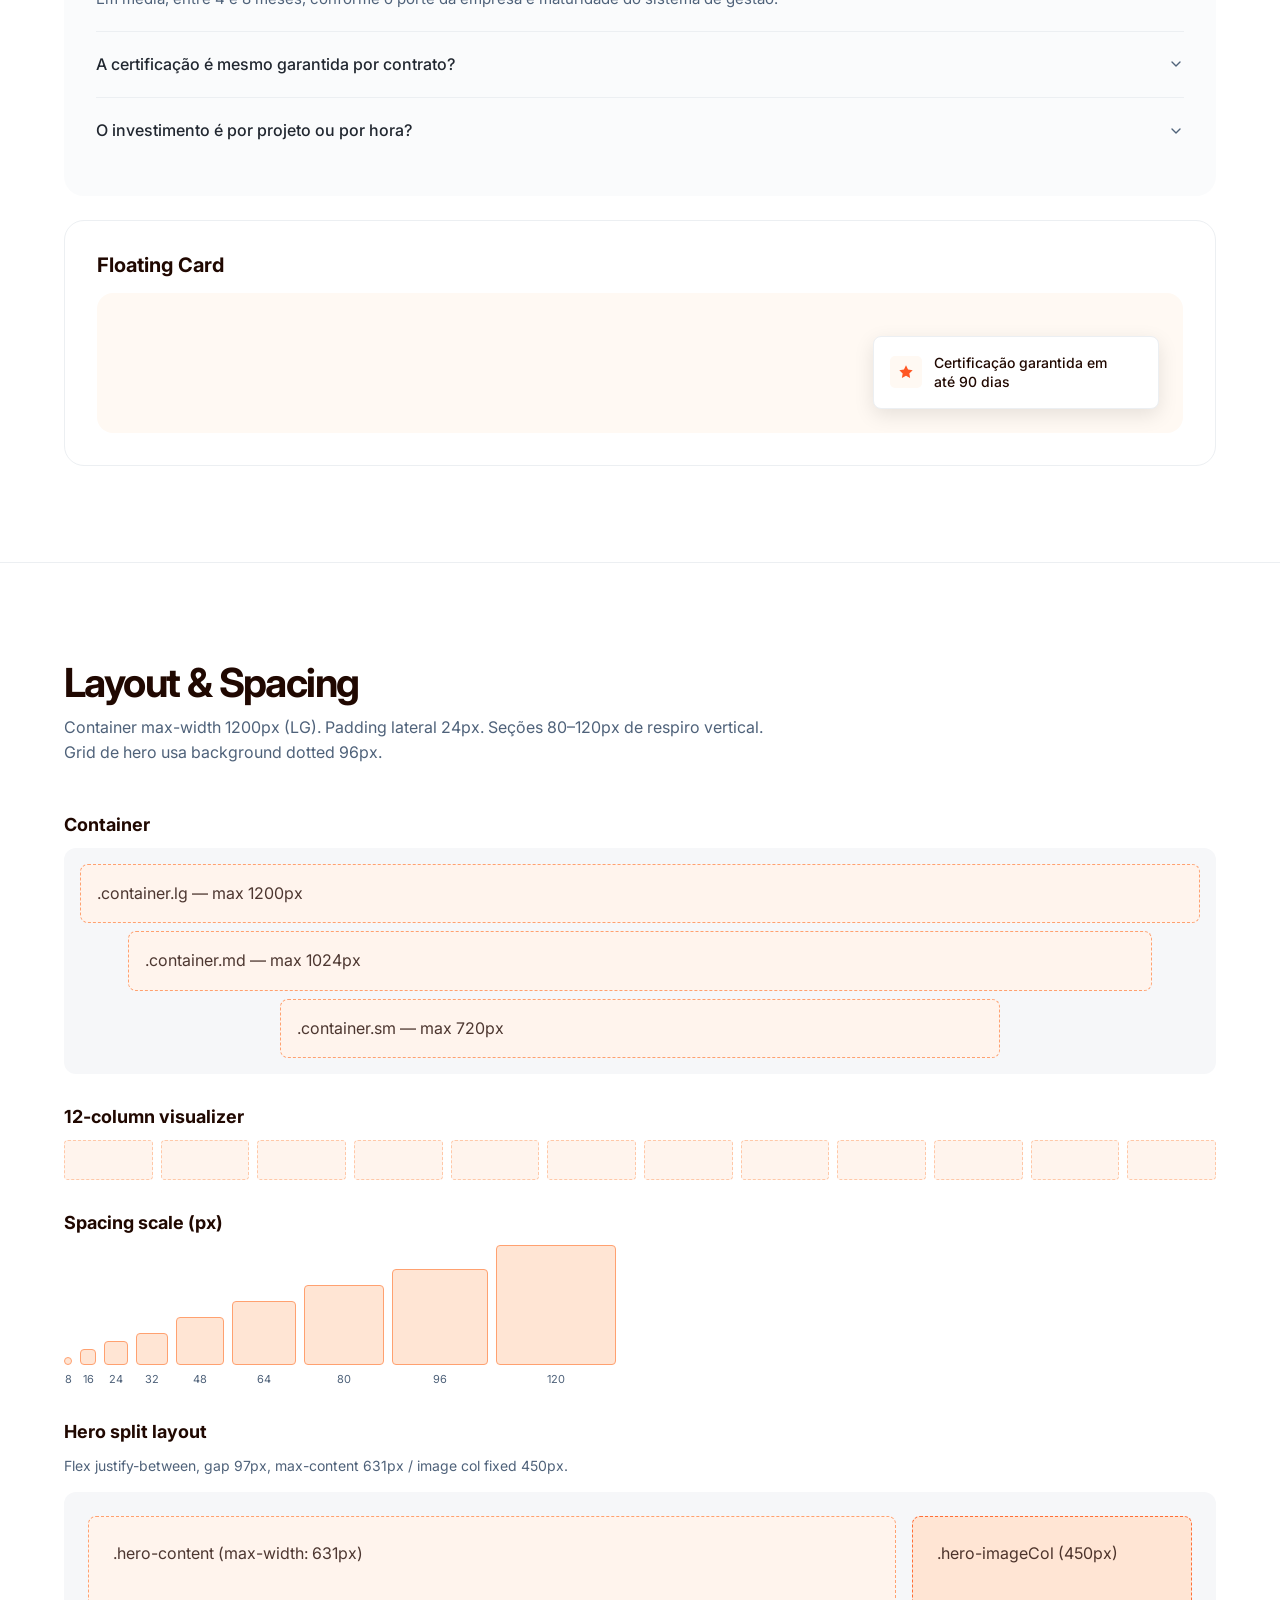
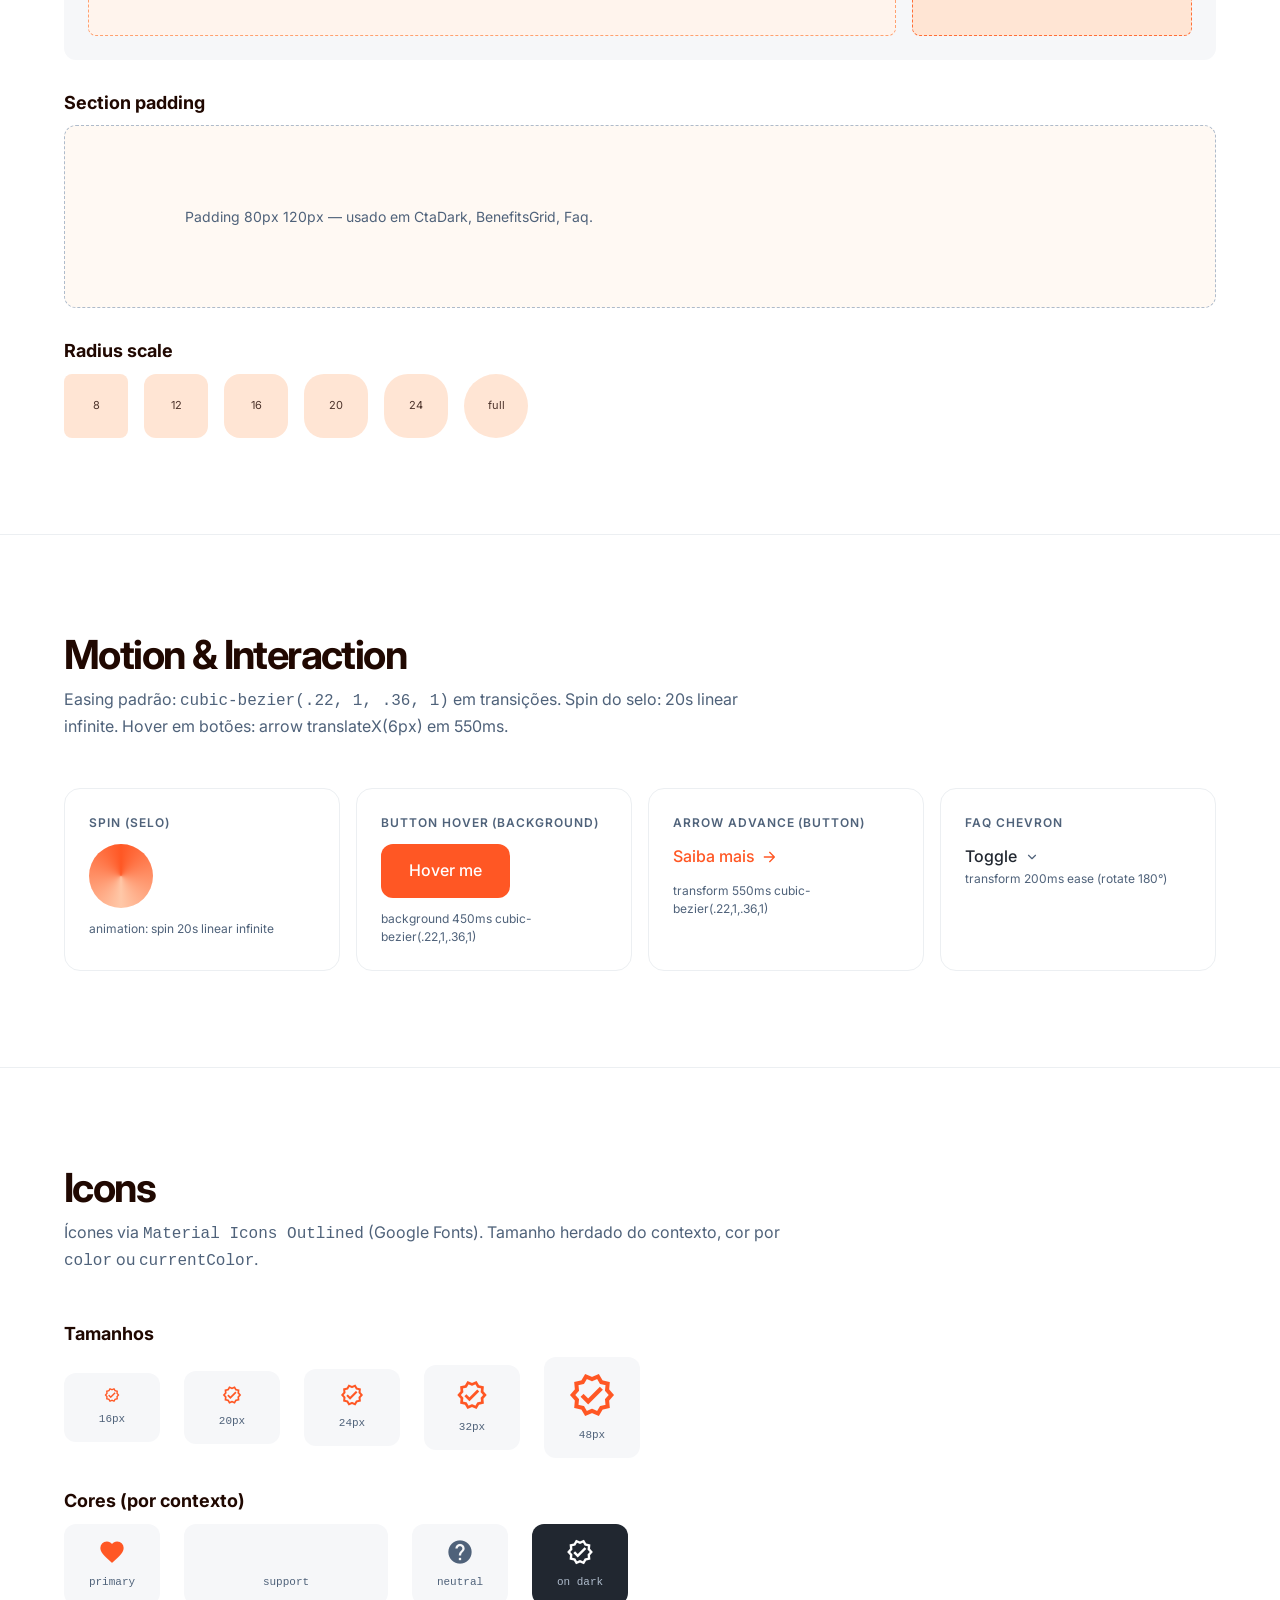
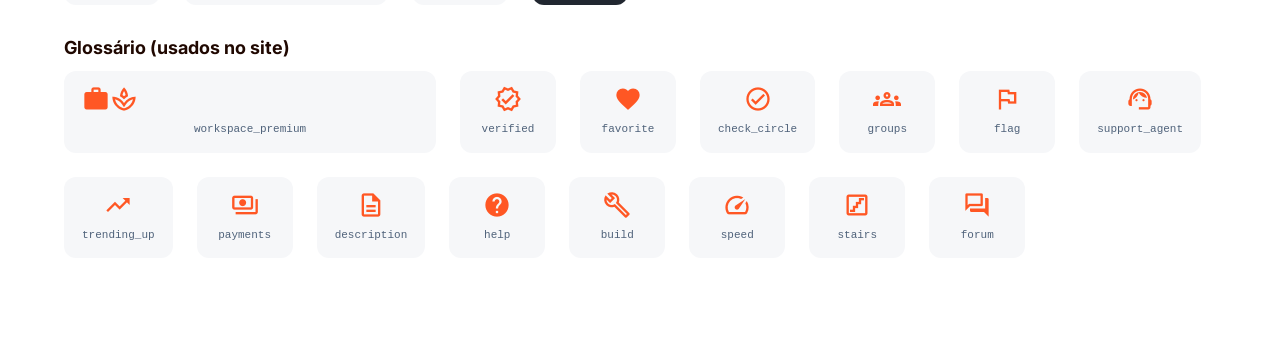
<file: references/design-system-1.html>
<!DOCTYPE html>
<html lang="pt-BR">
<head>
  <meta charset="UTF-8" />
  <meta name="viewport" content="width=device-width, initial-scale=1.0" />
  <title>Design System — Templum</title>

  <link rel="preconnect" href="https://fonts.googleapis.com" />
  <link rel="preconnect" href="https://fonts.gstatic.com" crossorigin />
  <link href="https://fonts.googleapis.com/css2?family=Inter:wght@100..900&family=Plus+Jakarta+Sans:wght@400;500;600;700;800&display=swap" rel="stylesheet" />
  <link href="https://fonts.googleapis.com/icon?family=Material+Icons+Outlined" rel="stylesheet" />

  <style>
    /* =========================================================
       TOKENS — exatos de src/styles/tokens.css
       ========================================================= */
    :root {
      --primary-50:  #fff4ed;
      --primary-100: #ffe5d4;
      --primary-200: #ffc8a8;
      --primary-300: #ffa170;
      --primary-400: #ff6e37;
      --primary-500: #ff5724;
      --primary-600: #f02d06;
      --primary-700: #c71d07;
      --primary-800: #9e190e;
      --primary-900: #7f180f;

      --support-default:    #200801;
      --support-background: #fff9f3;
      --support-text:       #200801cc;
      --support-badge:      #2008010d;

      --neutral-10:  #ffffff;
      --neutral-50:  #f6f7f9;
      --neutral-100: #eceff2;
      --neutral-200: #d4dbe3;
      --neutral-300: #aebbcb;
      --neutral-400: #8397ad;
      --neutral-500: #4f627a;
      --neutral-600: #415063;
      --neutral-700: #384454;
      --neutral-800: #2c343f;
      --neutral-900: #212730;

      --feedback-success-pure:  #008236;
      --feedback-success-light: #f0fdf4;
      --feedback-warning-pure:  #d08700;
      --feedback-warning-light: #fefce8;
      --feedback-danger-pure:   #e7000b;
      --feedback-danger-light:  #fff0f2;
      --feedback-info-pure:     #155dfc;
      --feedback-info-light:    #eff6ff;

      --font-family-heading: "Inter", sans-serif;
      --font-family-body:    "Inter", sans-serif;

      --font-weight-regular: 400;
      --font-weight-medium:  500;
      --font-weight-semibold:600;
      --font-weight-bold:    700;
      --font-weight-extra-bold: 800;

      --radius-8:   8px;
      --radius-12: 12px;
      --radius-16: 16px;
      --radius-20: 20px;
      --radius-24: 24px;
      --radius-full: 999px;
    }

    /* =========================================================
       GLOBAL RESET — espelha src/styles/global.css
       ========================================================= */
    *, *::before, *::after { margin: 0; padding: 0; box-sizing: border-box; }
    html { scroll-behavior: smooth; -webkit-font-smoothing: antialiased; -moz-osx-font-smoothing: grayscale; overflow-x: hidden; scroll-padding-top: 80px; }
    body { overflow-x: hidden; font-family: var(--font-family-body); font-size: 16px; font-weight: 400; color: var(--support-text); background: var(--neutral-10); line-height: 1.6; }
    h1, h2, h3, h4, h5, h6 { font-family: var(--font-family-heading); color: var(--support-default); line-height: 1.2; }
    a { text-decoration: none; color: inherit; }
    ul, ol { list-style: none; }
    img, video { max-width: 100%; height: auto; display: block; }
    button { font-family: inherit; cursor: pointer; border: none; background: none; }
    code, pre { font-family: ui-monospace, SFMono-Regular, "SF Mono", Menlo, Consolas, monospace; }

    /* =========================================================
       CONTAINER (Container.module.css)
       ========================================================= */
    .container { width: 100%; margin: 0 auto; padding-left: 24px; padding-right: 24px; }
    .container.lg { max-width: 1200px; }
    .container.md { max-width: 1024px; }
    .container.sm { max-width: 720px; }

    /* =========================================================
       NAV (do design system, não do site)
       ========================================================= */
    .ds-nav {
      position: sticky; top: 0; z-index: 50;
      background: rgba(255, 255, 255, 0.92);
      backdrop-filter: saturate(180%) blur(12px);
      border-bottom: 1px solid var(--neutral-100);
    }
    .ds-nav-inner { display: flex; align-items: center; gap: 24px; padding: 16px 24px; max-width: 1280px; margin: 0 auto; flex-wrap: wrap; }
    .ds-brand { display: flex; align-items: center; gap: 8px; font-weight: 700; color: var(--support-default); }
    .ds-brand .dot { width: 12px; height: 12px; border-radius: 999px; background: var(--primary-500); }
    .ds-nav ul { display: flex; gap: 8px; flex-wrap: wrap; margin-left: auto; }
    .ds-nav a {
      padding: 8px 14px; border-radius: 999px;
      font-size: 13px; font-weight: 500; color: var(--neutral-700);
      transition: background .25s ease, color .25s ease;
    }
    .ds-nav a:hover { background: var(--primary-50); color: var(--primary-600); }

    /* =========================================================
       HERO (Hero.module.css — 1:1)
       ========================================================= */
    .hero {
      padding-top: 140px; padding-bottom: 0;
      background-color: var(--support-background);
      background-image:
        linear-gradient(to right, rgba(255, 87, 36, 0.08) 1px, transparent 1px),
        linear-gradient(to bottom, rgba(255, 87, 36, 0.08) 1px, transparent 1px);
      background-size: 96px 96px;
      position: relative; overflow: hidden;
    }
    .hero-grid {
      display: flex; justify-content: space-between; align-items: flex-start;
      gap: 97px; padding: 0 0 96px 0; position: relative; z-index: 2;
    }
    .hero-content { display: flex; flex-direction: column; gap: 48px; max-width: 631px; flex-shrink: 0; }
    .hero-topBlock { display: flex; flex-direction: column; align-items: flex-start; gap: 24px; }
    .hero-headline {
      font-family: var(--font-family-heading);
      font-size: 48px; font-weight: 800;
      line-height: 120%; letter-spacing: -0.06em;
      color: var(--support-default); margin: 0;
    }
    .hero-highlight { color: var(--primary-500); }
    .hero-checklist { display: flex; flex-direction: column; gap: 16px; }
    .hero-checkItem { display: flex; align-items: flex-start; gap: 16px; font-size: 16px; line-height: 140%; color: rgba(32, 8, 1, 0.8); }
    .hero-checkCircle {
      width: 32px; height: 32px; min-width: 32px;
      background: rgba(32, 8, 1, 0.05); border-radius: 999px;
      display: flex; align-items: center; justify-content: center;
      flex-shrink: 0; margin-top: -3px;
    }
    .hero-bottomBlock { display: flex; flex-direction: column; gap: 36px; }
    .hero-ctaBlock { display: flex; flex-direction: column; gap: 16px; }
    .hero-ctaSubtext { font-size: 14px; color: var(--support-text); margin: 0; }
    .hero-socialProof { display: flex; align-items: center; gap: 16px; }
    .hero-avatars { display: flex; }
    .hero-avatar { width: 32px; height: 32px; border-radius: 200px; overflow: hidden; border: 1.5px solid var(--neutral-10); margin-right: -8px; background: var(--neutral-100); display: grid; place-items: center; font-size: 12px; color: var(--neutral-500); font-weight: 600; }
    .hero-avatar:last-child { margin-right: 0; }
    .hero-ratingBlock { display: flex; flex-direction: column; gap: 8px; }
    .hero-stars { display: flex; align-items: center; color: var(--primary-500); }
    .hero-ratingValue { font-weight: 600; font-size: 16px; letter-spacing: -0.011em; color: var(--support-default); margin-left: 4px; }
    .hero-reviewCount { display: flex; align-items: center; gap: 10px; font-weight: 600; font-size: 12px; color: var(--support-default); }
    .hero-imageCol { position: relative; width: 450px; min-height: 486px; flex-shrink: 0; }
    .hero-imagePlaceholder {
      position: relative; width: 100%; height: 486px;
      background: linear-gradient(135deg, var(--primary-100), var(--primary-300));
      border-radius: 24px; z-index: 1;
      display: grid; place-items: center;
      color: var(--primary-700); font-weight: 600;
    }
    .hero-seal {
      position: absolute; top: 52px; left: -55px;
      width: 120px; height: 120px; z-index: 3;
    }
    .hero-sealSvg { width: 100%; height: 100%; animation: spin 20s linear infinite; }
    @keyframes spin { from { transform: rotate(0deg); } to { transform: rotate(360deg); } }
    .hero-floatingCard {
      position: absolute; bottom: -30px; right: -40px;
      background: var(--neutral-10); border: 1px solid var(--neutral-100);
      box-shadow: 0px 6px 20px rgba(0, 0, 0, 0.1);
      border-radius: 8px; padding: 16px 32px 16px 16px;
      display: flex; align-items: center; gap: 12px; z-index: 4; max-width: 286px;
    }
    .hero-floatingIconBox {
      width: 32px; height: 32px; min-width: 32px;
      background: var(--support-background); border-radius: 5px;
      display: flex; align-items: center; justify-content: center;
    }
    .hero-floatingText { font-weight: 500; font-size: 14px; line-height: 140%; color: var(--support-default); }

    /* =========================================================
       BUTTON (Button.module.css)
       ========================================================= */
    .btn { display: inline-flex; align-items: center; gap: 2px; text-decoration: none; cursor: pointer; border: none; background: none; padding: 0; }
    .btn:focus-visible { outline: 2px solid var(--primary-500); outline-offset: 2px; border-radius: 12px; }
    .btn-arrowBox {
      display: flex; justify-content: center; align-items: center;
      flex-shrink: 0; border-radius: 12px;
      transition: background .45s cubic-bezier(.22, 1, .36, 1);
      order: 1;
    }
    .btn-arrowBox svg { transition: transform .55s cubic-bezier(.22, 1, .36, 1); }
    .btn-textBox {
      display: flex; justify-content: center; align-items: center;
      border-radius: 12px;
      font-family: var(--font-family-body); font-weight: 500;
      white-space: nowrap;
      transition: background .45s cubic-bezier(.22, 1, .36, 1);
      order: 2;
    }
    .btn:hover .btn-arrowBox svg { transform: translateX(6px); }

    .btn--primary .btn-arrowBox, .btn--primary .btn-textBox { background: var(--primary-500); color: var(--neutral-10); }
    .btn--primary:hover .btn-arrowBox, .btn--primary:hover .btn-textBox { background: var(--primary-600); }

    .btn--outline .btn-arrowBox, .btn--outline .btn-textBox { background: transparent; color: var(--primary-500); border: 1px solid var(--primary-500); }
    .btn--outline:hover .btn-arrowBox, .btn--outline:hover .btn-textBox { background: var(--primary-50); }

    .btn--dark .btn-arrowBox, .btn--dark .btn-textBox { background: var(--neutral-900); color: var(--neutral-10); border: 1px solid var(--neutral-700); }
    .btn--dark:hover .btn-arrowBox, .btn--dark:hover .btn-textBox { background: var(--neutral-800); }

    .btn--ghost .btn-arrowBox, .btn--ghost .btn-textBox { background: transparent; color: var(--primary-500); }

    .btn--sm .btn-arrowBox { width: 48px; height: 48px; border-radius: 8px; }
    .btn--sm .btn-textBox { padding: 12px 24px; font-size: 14px; height: 48px; border-radius: 8px; }
    .btn--md .btn-arrowBox { width: 48px; height: 48px; }
    .btn--md .btn-textBox { padding: 14px 28px; font-size: 16px; height: 48px; }
    .btn--lg .btn-arrowBox { width: 56px; height: 56px; }
    .btn--lg .btn-textBox { padding: 16px 32px; font-size: 16px; height: 56px; }
    .btn--disabled { opacity: 0.5; pointer-events: none; }

    /* =========================================================
       BADGE (Badge.module.css)
       ========================================================= */
    .badge {
      display: inline-flex; align-items: center; gap: 8px;
      padding: 8px 16px; border-radius: 999px;
      font-size: 12px; font-weight: 600;
      text-transform: uppercase; letter-spacing: 0.05em;
      line-height: 1; white-space: nowrap; width: fit-content;
    }
    .badge .icon { display: inline-flex; align-items: center; font-size: 16px; }
    .badge--default { background: var(--support-badge); color: var(--support-default); }
    .badge--primary { background: var(--primary-50); color: var(--primary-600); }
    .badge--light   { background: var(--neutral-10); color: var(--support-default); }
    .badge--dark    { background: rgba(255, 255, 255, 0.1); color: var(--neutral-10); }

    /* =========================================================
       SECTION (DS) — wrappers de documentação
       ========================================================= */
    .ds-section { padding: 96px 0; border-bottom: 1px solid var(--neutral-100); }
    .ds-section h2 {
      font-size: 40px; font-weight: 700; letter-spacing: -0.04em;
      color: var(--support-default); margin-bottom: 8px;
    }
    .ds-section .ds-lede { font-size: 16px; color: var(--neutral-500); max-width: 720px; margin-bottom: 48px; }

    /* Typography spec table */
    .ds-type-row {
      display: flex; justify-content: space-between; align-items: baseline;
      padding: 24px 0; border-bottom: 1px dashed var(--neutral-100);
    }
    .ds-type-row:last-child { border-bottom: 0; }
    .ds-type-meta {
      display: flex; flex-direction: column; gap: 4px; min-width: 220px;
    }
    .ds-type-meta strong { font-size: 12px; color: var(--neutral-500); font-weight: 600; text-transform: uppercase; letter-spacing: 0.08em; }
    .ds-type-meta code { font-size: 12px; color: var(--neutral-400); }
    .ds-type-spec { font-size: 12px; color: var(--neutral-400); white-space: nowrap; }
    .ds-type-preview { flex: 1; padding: 0 32px; }

    /* Type styles */
    .h1 { font-size: 48px; font-weight: 800; line-height: 120%; letter-spacing: -0.06em; color: var(--support-default); }
    .h2 { font-size: 40px; font-weight: 700; line-height: 1.2; letter-spacing: -0.04em; color: var(--support-default); }
    .h3 { font-size: 32px; font-weight: 700; line-height: 1.2; letter-spacing: -0.02em; color: var(--support-default); }
    .h4 { font-size: 24px; font-weight: 700; line-height: 1.3; color: var(--support-default); }
    .bold-l { font-size: 18px; font-weight: 700; color: var(--support-default); }
    .bold-m { font-size: 16px; font-weight: 700; color: var(--support-default); }
    .bold-s { font-size: 14px; font-weight: 700; color: var(--support-default); }
    .paragraph { font-size: 18px; font-weight: 400; line-height: 150%; color: var(--neutral-500); }
    .reg-l { font-size: 16px; font-weight: 400; line-height: 1.6; color: var(--neutral-500); }
    .reg-m { font-size: 14px; font-weight: 400; line-height: 1.5; color: var(--neutral-500); }
    .reg-s { font-size: 12px; font-weight: 400; line-height: 1.5; color: var(--neutral-500); }

    /* Color swatches */
    .ds-swatch-grid { display: grid; grid-template-columns: repeat(auto-fill, minmax(160px, 1fr)); gap: 16px; }
    .ds-swatch { border: 1px solid var(--neutral-100); border-radius: 12px; overflow: hidden; background: var(--neutral-10); }
    .ds-swatch .swatch-color { height: 84px; }
    .ds-swatch .swatch-meta { padding: 12px 14px; display: flex; flex-direction: column; gap: 2px; }
    .ds-swatch .swatch-name { font-weight: 600; font-size: 13px; color: var(--support-default); }
    .ds-swatch .swatch-hex { font-size: 12px; color: var(--neutral-500); font-family: ui-monospace, monospace; }

    /* Surface examples */
    .ds-surface-grid { display: grid; grid-template-columns: repeat(auto-fit, minmax(220px, 1fr)); gap: 16px; }
    .ds-surface { border-radius: 16px; padding: 24px; min-height: 140px; display: flex; flex-direction: column; justify-content: space-between; }
    .ds-surface .surface-label { font-size: 12px; font-weight: 600; text-transform: uppercase; letter-spacing: 0.08em; }
    .ds-surface .surface-name  { font-weight: 600; font-size: 14px; }
    .surface-page    { background: var(--neutral-10);          border: 1px solid var(--neutral-100); color: var(--support-default); }
    .surface-section { background: var(--support-background);  border: 1px solid var(--neutral-100); color: var(--support-default); }
    .surface-card    { background: var(--neutral-10);          box-shadow: 0px 1px 2px rgba(0,0,0,.06), 0px 4px 8px rgba(0,0,0,.04), 0px 8px 16px rgba(0,0,0,.03); color: var(--support-default); }
    .surface-dark    { background: #0d0d0d; color: var(--neutral-10); }
    .surface-grid-bg {
      background-color: var(--support-background);
      background-image:
        linear-gradient(to right, rgba(255,87,36,.08) 1px, transparent 1px),
        linear-gradient(to bottom, rgba(255,87,36,.08) 1px, transparent 1px);
      background-size: 32px 32px;
      color: var(--support-default);
    }

    /* Component pieces */
    .ds-component { padding: 32px; border: 1px solid var(--neutral-100); border-radius: 20px; background: var(--neutral-10); }
    .ds-component + .ds-component { margin-top: 24px; }
    .ds-component h3 { font-size: 20px; font-weight: 700; margin-bottom: 16px; }
    .ds-row { display: flex; align-items: center; flex-wrap: wrap; gap: 16px; }
    .ds-row + .ds-row { margin-top: 16px; }
    .ds-label { font-size: 12px; font-weight: 600; color: var(--neutral-500); text-transform: uppercase; letter-spacing: .08em; min-width: 96px; }

    /* Checklist circle (reuse) */
    .check-circle {
      width: 32px; height: 32px; min-width: 32px;
      background: rgba(32,8,1,0.05); border-radius: 999px;
      display: grid; place-items: center;
    }

    /* Card grid (BenefitsGrid pattern, miniaturized for showcase) */
    .ds-benefits-block {
      background-color: var(--primary-500);
      background-image: url("data:image/svg+xml;utf8,<svg xmlns='http://www.w3.org/2000/svg' width='32' height='32'><circle cx='2' cy='2' r='1' fill='%23ffffff' fill-opacity='0.18'/></svg>");
      padding: 48px; border-radius: 24px;
    }
    .ds-benefits-block h3 { color: var(--neutral-10); font-size: 28px; font-weight: 700; max-width: 600px; margin-bottom: 24px; }
    .ds-benefits-grid { display: grid; grid-template-columns: repeat(auto-fit, minmax(180px, 1fr)); gap: 16px; }
    .ds-benefit-card {
      background: var(--neutral-10); border-radius: 20px; padding: 24px;
      display: flex; flex-direction: column; gap: 12px; min-height: 160px;
      box-shadow: 0px 1px 2px rgba(0,0,0,0.06), 0px 4px 8px rgba(0,0,0,0.04), 0px 8px 16px rgba(0,0,0,0.03);
    }
    .ds-benefit-icon { width: 48px; height: 48px; border-radius: 10px; background: var(--primary-50); display: grid; place-items: center; color: var(--primary-500); }
    .ds-benefit-label { font-size: 14px; font-weight: 700; color: var(--primary-500); text-transform: uppercase; letter-spacing: 0.3px; }

    /* Reasons-style row */
    .ds-reasons {
      display: grid; grid-template-columns: 1fr 1fr; gap: 56px; align-items: center;
      background: var(--neutral-10); border: 1px solid var(--neutral-100);
      border-radius: 24px; padding: 40px;
    }
    .ds-reasons-image {
      aspect-ratio: 1/1; border-radius: 16px;
      background: linear-gradient(135deg, rgba(255, 110, 55, 0.18), rgba(255, 110, 55, 0.05));
      display: grid; place-items: center; color: var(--primary-700); font-weight: 600;
    }
    .ds-reason-card { display: flex; gap: 20px; align-items: flex-start; }
    .ds-reason-card + .ds-reason-card { margin-top: 24px; padding-top: 24px; border-top: 1px solid var(--neutral-100); }
    .ds-reason-icon { width: 48px; height: 48px; border-radius: 12px; background: var(--primary-50); color: var(--primary-500); display: grid; place-items: center; flex-shrink: 0; }
    .ds-reason-title { font-size: 18px; font-weight: 700; color: var(--support-default); margin-bottom: 6px; }
    .ds-reason-text { font-size: 14px; color: var(--neutral-500); line-height: 1.6; }

    /* CtaDark mini */
    .ds-cta-dark {
      padding: 56px;
      background-color: #0d0d0d;
      background-image: url("data:image/svg+xml;utf8,<svg xmlns='http://www.w3.org/2000/svg' width='32' height='32'><circle cx='2' cy='2' r='1' fill='%23ff5724' fill-opacity='0.22'/></svg>");
      border-radius: 24px;
    }
    .ds-cta-dark h3 { color: var(--neutral-10); font-size: 32px; font-weight: 700; line-height: 1.2; letter-spacing: -0.04em; max-width: 720px; margin-bottom: 24px; }
    .ds-cta-dark ul { display: flex; flex-direction: column; gap: 12px; margin-bottom: 24px; }
    .ds-cta-dark li { display: flex; gap: 12px; color: var(--neutral-200); font-size: 16px; line-height: 1.6; }

    /* FAQ mini */
    .ds-faq-block { background: rgba(246,247,249,0.5); border-radius: 20px; padding: 32px; }
    .ds-faq-item { border-bottom: 1px solid var(--neutral-100); }
    .ds-faq-item:last-child { border-bottom: 0; }
    .ds-faq-question {
      width: 100%; display: flex; justify-content: space-between; align-items: center; gap: 16px;
      padding: 20px 0; font-size: 16px; font-weight: 500; color: var(--neutral-900);
      text-align: left; cursor: pointer;
    }
    .ds-faq-chev { transition: transform .2s ease; color: var(--neutral-500); }
    .ds-faq-item[open] .ds-faq-chev { transform: rotate(180deg); }
    .ds-faq-answer { padding: 0 0 20px 0; font-size: 15px; color: var(--neutral-500); line-height: 1.5; }

    /* Layout & spacing visualizers */
    .ds-grid-demo { display: grid; grid-template-columns: repeat(12, 1fr); gap: 8px; }
    .ds-grid-demo > div { background: var(--primary-50); border: 1px dashed var(--primary-200); height: 40px; border-radius: 4px; }
    .ds-spacing-bar { display: flex; align-items: flex-end; gap: 8px; }
    .ds-spacing-tick { background: var(--primary-100); border: 1px solid var(--primary-300); border-radius: 4px; min-width: 8px; }
    .ds-spacing-label { font-size: 11px; color: var(--neutral-500); text-align: center; margin-top: 6px; }

    /* Motion gallery */
    .ds-motion-grid { display: grid; grid-template-columns: repeat(auto-fit, minmax(220px, 1fr)); gap: 16px; }
    .ds-motion-card {
      padding: 24px; border-radius: 16px; border: 1px solid var(--neutral-100);
      background: var(--neutral-10);
    }
    .ds-motion-card .label { font-size: 12px; font-weight: 600; text-transform: uppercase; letter-spacing: .08em; color: var(--neutral-500); margin-bottom: 12px; }
    .ds-spin-demo {
      width: 64px; height: 64px; border-radius: 999px;
      background: conic-gradient(from 0deg, var(--primary-500), var(--primary-200), var(--primary-500));
      animation: spin 20s linear infinite;
    }
    .ds-hover-demo {
      display: inline-block; padding: 14px 28px; border-radius: 12px;
      background: var(--primary-500); color: var(--neutral-10); font-weight: 500;
      transition: background .45s cubic-bezier(.22, 1, .36, 1), transform .45s cubic-bezier(.22, 1, .36, 1);
    }
    .ds-hover-demo:hover { background: var(--primary-600); transform: translateY(-2px); }
    .ds-arrow-demo { display: inline-flex; align-items: center; gap: 6px; color: var(--primary-500); font-weight: 500; }
    .ds-arrow-demo svg { transition: transform .55s cubic-bezier(.22, 1, .36, 1); }
    .ds-arrow-demo:hover svg { transform: translateX(6px); }

    /* Icons */
    .ds-icon-row { display: flex; align-items: center; gap: 24px; flex-wrap: wrap; }
    .ds-icon-tile {
      display: flex; flex-direction: column; align-items: center; gap: 8px;
      padding: 14px 18px; border-radius: 12px;
      background: var(--neutral-50); min-width: 96px;
    }
    .ds-icon-tile .material-icons-outlined { font-size: 28px; color: var(--primary-500); }
    .ds-icon-tile .ds-icon-name { font-size: 11px; color: var(--neutral-500); font-family: ui-monospace, monospace; }

    /* Responsive */
    @media (max-width: 1024px) {
      .hero { padding-top: 88px; }
      .hero-grid { flex-direction: column; gap: 48px; padding-bottom: 64px; }
      .hero-content { max-width: 100%; }
      .hero-imageCol { width: 100%; max-width: 400px; min-height: 350px; margin: 0 auto; }
      .hero-floatingCard { right: 0; }
      .ds-reasons { grid-template-columns: 1fr; gap: 32px; padding: 24px; }
    }
    @media (max-width: 768px) {
      .ds-section { padding: 64px 0; }
      .ds-section h2 { font-size: 28px; }
      .hero-headline { font-size: 32px; }
      .h1 { font-size: 32px; } .h2 { font-size: 28px; } .h3 { font-size: 24px; }
      .ds-type-row { flex-direction: column; align-items: flex-start; gap: 12px; }
      .ds-type-preview { padding: 0; }
      .ds-cta-dark { padding: 32px; }
      .ds-cta-dark h3 { font-size: 24px; }
      .ds-benefits-block { padding: 32px 20px; }
    }
  </style>
</head>
<body>

  <!-- =====================================================
       NAV
       ===================================================== -->
  <nav class="ds-nav">
    <div class="ds-nav-inner">
      <a href="#hero" class="ds-brand"><span class="dot"></span> Templum DS</a>
      <ul>
        <li><a href="#hero">Hero</a></li>
        <li><a href="#typography">Typography</a></li>
        <li><a href="#colors">Colors &amp; Surfaces</a></li>
        <li><a href="#components">UI Components</a></li>
        <li><a href="#layout">Layout &amp; Spacing</a></li>
        <li><a href="#motion">Motion</a></li>
        <li><a href="#icons">Icons</a></li>
      </ul>
    </div>
  </nav>

  <!-- =====================================================
       0) HERO — clone exato, texto adaptado para o DS
       ===================================================== -->
  <section id="hero" class="hero">
    <div class="container lg">
      <div class="hero-grid">
        <div class="hero-content">
          <div class="hero-topBlock">
            <span class="badge badge--default">
              <span class="icon material-icons-outlined">design_services</span>
              DESIGN SYSTEM
            </span>
            <h1 class="hero-headline">
              Um design system que <span class="hero-highlight">acelera</span> a construção das próximas páginas.
            </h1>
          </div>

          <ul class="hero-checklist">
            <li class="hero-checkItem">
              <span class="hero-checkCircle">
                <svg width="12" height="9" viewBox="0 0 12 9" fill="none">
                  <path d="M1 4L4.5 7.5L11 1" stroke="#200801" stroke-width="2" stroke-linecap="round" stroke-linejoin="round" />
                </svg>
              </span>
              <span>Tokens, tipografia e cores prontos para reuso entre projetos.</span>
            </li>
            <li class="hero-checkItem">
              <span class="hero-checkCircle">
                <svg width="12" height="9" viewBox="0 0 12 9" fill="none">
                  <path d="M1 4L4.5 7.5L11 1" stroke="#200801" stroke-width="2" stroke-linecap="round" stroke-linejoin="round" />
                </svg>
              </span>
              <span>Componentes canônicos (botões, badges, cards, FAQ) com estados.</span>
            </li>
            <li class="hero-checkItem">
              <span class="hero-checkCircle">
                <svg width="12" height="9" viewBox="0 0 12 9" fill="none">
                  <path d="M1 4L4.5 7.5L11 1" stroke="#200801" stroke-width="2" stroke-linecap="round" stroke-linejoin="round" />
                </svg>
              </span>
              <span>Padrões de layout, motion e iconografia documentados em uma página.</span>
            </li>
          </ul>

          <div class="hero-bottomBlock">
            <div class="hero-ctaBlock">
              <a href="#components" class="btn btn--primary btn--md">
                <span class="btn-arrowBox">
                  <svg width="16" height="16" viewBox="0 0 24 24" fill="none">
                    <path d="M5 12h14M13 5l7 7-7 7" stroke="currentColor" stroke-width="2" stroke-linecap="round" stroke-linejoin="round" />
                  </svg>
                </span>
                <span class="btn-textBox">Ver componentes</span>
              </a>
              <p class="hero-ctaSubtext">Tudo nesta página é copy-paste para outros projetos.</p>
            </div>

            <div class="hero-socialProof">
              <div class="hero-avatars">
                <span class="hero-avatar">A</span>
                <span class="hero-avatar">B</span>
                <span class="hero-avatar">C</span>
                <span class="hero-avatar">D</span>
              </div>
              <div class="hero-ratingBlock">
                <div class="hero-stars">
                  <svg width="20" height="20" viewBox="0 0 24 24" fill="currentColor"><path d="M12 2l3.09 6.26L22 9.27l-5 4.87 1.18 6.88L12 17.77l-6.18 3.25L7 14.14 2 9.27l6.91-1.01L12 2z"/></svg>
                  <svg width="20" height="20" viewBox="0 0 24 24" fill="currentColor"><path d="M12 2l3.09 6.26L22 9.27l-5 4.87 1.18 6.88L12 17.77l-6.18 3.25L7 14.14 2 9.27l6.91-1.01L12 2z"/></svg>
                  <svg width="20" height="20" viewBox="0 0 24 24" fill="currentColor"><path d="M12 2l3.09 6.26L22 9.27l-5 4.87 1.18 6.88L12 17.77l-6.18 3.25L7 14.14 2 9.27l6.91-1.01L12 2z"/></svg>
                  <svg width="20" height="20" viewBox="0 0 24 24" fill="currentColor"><path d="M12 2l3.09 6.26L22 9.27l-5 4.87 1.18 6.88L12 17.77l-6.18 3.25L7 14.14 2 9.27l6.91-1.01L12 2z"/></svg>
                  <svg width="20" height="20" viewBox="0 0 24 24" fill="currentColor"><path d="M12 2l3.09 6.26L22 9.27l-5 4.87 1.18 6.88L12 17.77l-6.18 3.25L7 14.14 2 9.27l6.91-1.01L12 2z"/></svg>
                  <span class="hero-ratingValue">4,9</span>
                </div>
                <div class="hero-reviewCount"><span>+174 reviews</span></div>
              </div>
            </div>
          </div>
        </div>

        <div class="hero-imageCol">
          <div class="hero-imagePlaceholder">[ hero image ]</div>

          <div class="hero-seal">
            <svg viewBox="0 0 200 200" class="hero-sealSvg">
              <defs>
                <path id="sealTextPath" d="M100,100 m-72,0 a72,72 0 1,1 144,0 a72,72 0 1,1 -144,0" />
              </defs>
              <circle cx="100" cy="100" r="96" fill="white" />
              <circle cx="100" cy="100" r="58" fill="none" stroke="#AEBBCB" stroke-width="1.5" stroke-dasharray="4 3" opacity="0.33" />
              <text font-size="13" font-weight="600" font-family="Inter, sans-serif" fill="#200801" letter-spacing="1.5">
                <textPath href="#sealTextPath" startOffset="0%">DESIGN SYSTEM • TEMPLUM • REUSABLE • </textPath>
              </text>
            </svg>
          </div>

          <div class="hero-floatingCard">
            <div class="hero-floatingIconBox">
              <svg width="16" height="16" viewBox="0 0 24 24" fill="var(--primary-500)"><path d="M12 2l3.09 6.26L22 9.27l-5 4.87 1.18 6.88L12 17.77l-6.18 3.25L7 14.14 2 9.27l6.91-1.01L12 2z"/></svg>
            </div>
            <span class="hero-floatingText">Pronto para reuso em novos projetos</span>
          </div>
        </div>
      </div>
    </div>
  </section>

  <!-- =====================================================
       1) TYPOGRAPHY
       ===================================================== -->
  <section id="typography" class="ds-section">
    <div class="container lg">
      <h2>Typography</h2>
      <p class="ds-lede">Família única <code>Inter</code>. Hierarquia baseada em peso e letter-spacing negativo nos maiores.</p>

      <div class="ds-type-row">
        <div class="ds-type-meta"><strong>Heading 1</strong><code>.hero-headline / .h1</code></div>
        <div class="ds-type-preview"><h1 class="h1">A consultoria digital nº 1</h1></div>
        <div class="ds-type-spec">48px / 120% · 800 · -0.06em</div>
      </div>
      <div class="ds-type-row">
        <div class="ds-type-meta"><strong>Heading 2</strong><code>.h2</code></div>
        <div class="ds-type-preview"><h2 class="h2">Por que escolher a Templum</h2></div>
        <div class="ds-type-spec">40px / 1.2 · 700 · -0.04em</div>
      </div>
      <div class="ds-type-row">
        <div class="ds-type-meta"><strong>Heading 3</strong><code>.h3</code></div>
        <div class="ds-type-preview"><h3 class="h3">Selo Reconhecido pelo Mercado</h3></div>
        <div class="ds-type-spec">32px / 1.2 · 700 · -0.02em</div>
      </div>
      <div class="ds-type-row">
        <div class="ds-type-meta"><strong>Heading 4</strong><code>.h4</code></div>
        <div class="ds-type-preview"><h4 class="h4">Acompanhamento próximo</h4></div>
        <div class="ds-type-spec">24px / 1.3 · 700</div>
      </div>
      <div class="ds-type-row">
        <div class="ds-type-meta"><strong>Bold L</strong><code>.bold-l</code></div>
        <div class="ds-type-preview"><p class="bold-l">Garantia em contrato.</p></div>
        <div class="ds-type-spec">18px · 700</div>
      </div>
      <div class="ds-type-row">
        <div class="ds-type-meta"><strong>Bold M</strong><code>.bold-m</code></div>
        <div class="ds-type-preview"><p class="bold-m">Plataforma com IA.</p></div>
        <div class="ds-type-spec">16px · 700</div>
      </div>
      <div class="ds-type-row">
        <div class="ds-type-meta"><strong>Bold S</strong><code>.bold-s</code></div>
        <div class="ds-type-preview"><p class="bold-s">CASE DE SUCESSO</p></div>
        <div class="ds-type-spec">14px · 700</div>
      </div>
      <div class="ds-type-row">
        <div class="ds-type-meta"><strong>Paragraph</strong><code>.paragraph</code></div>
        <div class="ds-type-preview"><p class="paragraph">Enquanto você implementa o PBQP-H, emitimos um selo e uma declaração para comprovar ao mercado o status da implantação.</p></div>
        <div class="ds-type-spec">18px / 150% · 400</div>
      </div>
      <div class="ds-type-row">
        <div class="ds-type-meta"><strong>Regular L</strong><code>.reg-l</code></div>
        <div class="ds-type-preview"><p class="reg-l">Consultoria 100% digital com especialistas em certificação ISO.</p></div>
        <div class="ds-type-spec">16px / 1.6 · 400</div>
      </div>
      <div class="ds-type-row">
        <div class="ds-type-meta"><strong>Regular M</strong><code>.reg-m</code></div>
        <div class="ds-type-preview"><p class="reg-m">Receba sua proposta em até 24 horas.</p></div>
        <div class="ds-type-spec">14px / 1.5 · 400</div>
      </div>
      <div class="ds-type-row">
        <div class="ds-type-meta"><strong>Regular S</strong><code>.reg-s</code></div>
        <div class="ds-type-preview"><p class="reg-s">Termos e condições aplicáveis. Consulte cláusula de garantia.</p></div>
        <div class="ds-type-spec">12px / 1.5 · 400</div>
      </div>
    </div>
  </section>

  <!-- =====================================================
       2) COLORS & SURFACES
       ===================================================== -->
  <section id="colors" class="ds-section">
    <div class="container lg">
      <h2>Colors &amp; Surfaces</h2>
      <p class="ds-lede">Paleta primária laranja (Templum), suporte marrom-escuro / off-white, neutrals para textos e bordas, feedback colors.</p>

      <h3 class="bold-l" style="margin: 24px 0 12px;">Primary</h3>
      <div class="ds-swatch-grid">
        <div class="ds-swatch"><div class="swatch-color" style="background: var(--primary-50)"></div><div class="swatch-meta"><span class="swatch-name">Primary 50</span><span class="swatch-hex">#fff4ed</span></div></div>
        <div class="ds-swatch"><div class="swatch-color" style="background: var(--primary-100)"></div><div class="swatch-meta"><span class="swatch-name">Primary 100</span><span class="swatch-hex">#ffe5d4</span></div></div>
        <div class="ds-swatch"><div class="swatch-color" style="background: var(--primary-200)"></div><div class="swatch-meta"><span class="swatch-name">Primary 200</span><span class="swatch-hex">#ffc8a8</span></div></div>
        <div class="ds-swatch"><div class="swatch-color" style="background: var(--primary-300)"></div><div class="swatch-meta"><span class="swatch-name">Primary 300</span><span class="swatch-hex">#ffa170</span></div></div>
        <div class="ds-swatch"><div class="swatch-color" style="background: var(--primary-400)"></div><div class="swatch-meta"><span class="swatch-name">Primary 400</span><span class="swatch-hex">#ff6e37</span></div></div>
        <div class="ds-swatch"><div class="swatch-color" style="background: var(--primary-500)"></div><div class="swatch-meta"><span class="swatch-name">Primary 500</span><span class="swatch-hex">#ff5724</span></div></div>
        <div class="ds-swatch"><div class="swatch-color" style="background: var(--primary-600)"></div><div class="swatch-meta"><span class="swatch-name">Primary 600</span><span class="swatch-hex">#f02d06</span></div></div>
        <div class="ds-swatch"><div class="swatch-color" style="background: var(--primary-700)"></div><div class="swatch-meta"><span class="swatch-name">Primary 700</span><span class="swatch-hex">#c71d07</span></div></div>
        <div class="ds-swatch"><div class="swatch-color" style="background: var(--primary-800)"></div><div class="swatch-meta"><span class="swatch-name">Primary 800</span><span class="swatch-hex">#9e190e</span></div></div>
        <div class="ds-swatch"><div class="swatch-color" style="background: var(--primary-900)"></div><div class="swatch-meta"><span class="swatch-name">Primary 900</span><span class="swatch-hex">#7f180f</span></div></div>
      </div>

      <h3 class="bold-l" style="margin: 32px 0 12px;">Support</h3>
      <div class="ds-swatch-grid">
        <div class="ds-swatch"><div class="swatch-color" style="background: var(--support-default)"></div><div class="swatch-meta"><span class="swatch-name">Support Default</span><span class="swatch-hex">#200801</span></div></div>
        <div class="ds-swatch"><div class="swatch-color" style="background: var(--support-background); border-bottom: 1px solid var(--neutral-100);"></div><div class="swatch-meta"><span class="swatch-name">Support Background</span><span class="swatch-hex">#fff9f3</span></div></div>
        <div class="ds-swatch"><div class="swatch-color" style="background: var(--support-text)"></div><div class="swatch-meta"><span class="swatch-name">Support Text</span><span class="swatch-hex">#200801cc</span></div></div>
        <div class="ds-swatch"><div class="swatch-color" style="background: var(--support-badge)"></div><div class="swatch-meta"><span class="swatch-name">Support Badge</span><span class="swatch-hex">#2008010d</span></div></div>
      </div>

      <h3 class="bold-l" style="margin: 32px 0 12px;">Neutral</h3>
      <div class="ds-swatch-grid">
        <div class="ds-swatch"><div class="swatch-color" style="background: var(--neutral-10); border-bottom: 1px solid var(--neutral-100);"></div><div class="swatch-meta"><span class="swatch-name">Neutral 10</span><span class="swatch-hex">#ffffff</span></div></div>
        <div class="ds-swatch"><div class="swatch-color" style="background: var(--neutral-50)"></div><div class="swatch-meta"><span class="swatch-name">Neutral 50</span><span class="swatch-hex">#f6f7f9</span></div></div>
        <div class="ds-swatch"><div class="swatch-color" style="background: var(--neutral-100)"></div><div class="swatch-meta"><span class="swatch-name">Neutral 100</span><span class="swatch-hex">#eceff2</span></div></div>
        <div class="ds-swatch"><div class="swatch-color" style="background: var(--neutral-200)"></div><div class="swatch-meta"><span class="swatch-name">Neutral 200</span><span class="swatch-hex">#d4dbe3</span></div></div>
        <div class="ds-swatch"><div class="swatch-color" style="background: var(--neutral-300)"></div><div class="swatch-meta"><span class="swatch-name">Neutral 300</span><span class="swatch-hex">#aebbcb</span></div></div>
        <div class="ds-swatch"><div class="swatch-color" style="background: var(--neutral-400)"></div><div class="swatch-meta"><span class="swatch-name">Neutral 400</span><span class="swatch-hex">#8397ad</span></div></div>
        <div class="ds-swatch"><div class="swatch-color" style="background: var(--neutral-500)"></div><div class="swatch-meta"><span class="swatch-name">Neutral 500</span><span class="swatch-hex">#4f627a</span></div></div>
        <div class="ds-swatch"><div class="swatch-color" style="background: var(--neutral-700)"></div><div class="swatch-meta"><span class="swatch-name">Neutral 700</span><span class="swatch-hex">#384454</span></div></div>
        <div class="ds-swatch"><div class="swatch-color" style="background: var(--neutral-900)"></div><div class="swatch-meta"><span class="swatch-name">Neutral 900</span><span class="swatch-hex">#212730</span></div></div>
      </div>

      <h3 class="bold-l" style="margin: 32px 0 12px;">Feedback</h3>
      <div class="ds-swatch-grid">
        <div class="ds-swatch"><div class="swatch-color" style="background: var(--feedback-success-pure)"></div><div class="swatch-meta"><span class="swatch-name">Success Pure</span><span class="swatch-hex">#008236</span></div></div>
        <div class="ds-swatch"><div class="swatch-color" style="background: var(--feedback-success-light); border-bottom: 1px solid var(--neutral-100);"></div><div class="swatch-meta"><span class="swatch-name">Success Light</span><span class="swatch-hex">#f0fdf4</span></div></div>
        <div class="ds-swatch"><div class="swatch-color" style="background: var(--feedback-warning-pure)"></div><div class="swatch-meta"><span class="swatch-name">Warning Pure</span><span class="swatch-hex">#d08700</span></div></div>
        <div class="ds-swatch"><div class="swatch-color" style="background: var(--feedback-warning-light); border-bottom: 1px solid var(--neutral-100);"></div><div class="swatch-meta"><span class="swatch-name">Warning Light</span><span class="swatch-hex">#fefce8</span></div></div>
        <div class="ds-swatch"><div class="swatch-color" style="background: var(--feedback-danger-pure)"></div><div class="swatch-meta"><span class="swatch-name">Danger Pure</span><span class="swatch-hex">#e7000b</span></div></div>
        <div class="ds-swatch"><div class="swatch-color" style="background: var(--feedback-danger-light); border-bottom: 1px solid var(--neutral-100);"></div><div class="swatch-meta"><span class="swatch-name">Danger Light</span><span class="swatch-hex">#fff0f2</span></div></div>
        <div class="ds-swatch"><div class="swatch-color" style="background: var(--feedback-info-pure)"></div><div class="swatch-meta"><span class="swatch-name">Info Pure</span><span class="swatch-hex">#155dfc</span></div></div>
        <div class="ds-swatch"><div class="swatch-color" style="background: var(--feedback-info-light); border-bottom: 1px solid var(--neutral-100);"></div><div class="swatch-meta"><span class="swatch-name">Info Light</span><span class="swatch-hex">#eff6ff</span></div></div>
      </div>

      <h3 class="bold-l" style="margin: 32px 0 12px;">Surfaces</h3>
      <div class="ds-surface-grid">
        <div class="ds-surface surface-page"><span class="surface-label">PAGE</span><span class="surface-name">Neutral 10 — #ffffff</span></div>
        <div class="ds-surface surface-section"><span class="surface-label">SECTION</span><span class="surface-name">Support BG — #fff9f3</span></div>
        <div class="ds-surface surface-card"><span class="surface-label">CARD</span><span class="surface-name">White + 3-stop shadow</span></div>
        <div class="ds-surface surface-dark"><span class="surface-label">DARK</span><span class="surface-name">#0d0d0d + dotted overlay</span></div>
        <div class="ds-surface surface-grid-bg"><span class="surface-label">GRID OVERLAY</span><span class="surface-name">96px linear grid (Hero BG)</span></div>
      </div>

      <h3 class="bold-l" style="margin: 32px 0 12px;">Gradients</h3>
      <div class="ds-surface-grid">
        <div class="ds-surface" style="background: linear-gradient(135deg, rgba(255,110,55,0.18), rgba(255,110,55,0.05)); color: var(--primary-700);">
          <span class="surface-label">SOFT PRIMARY</span><span class="surface-name">135° • primary-400 18% → 5%</span>
        </div>
        <div class="ds-surface" style="background: linear-gradient(270deg, rgba(255,225,210,1), rgba(255,89,37,1)); color: white;">
          <span class="surface-label">DIAGONAL ACCENT</span><span class="surface-name">270° • #ffe1d2 → primary-500</span>
        </div>
        <div class="ds-surface" style="background: linear-gradient(270deg, rgba(255,249,243,0), #fff9f3); border: 1px solid var(--neutral-100); color: var(--support-default);">
          <span class="surface-label">SECTION FADE</span><span class="surface-name">270° • transparent → support-bg</span>
        </div>
      </div>
    </div>
  </section>

  <!-- =====================================================
       3) UI COMPONENTS
       ===================================================== -->
  <section id="components" class="ds-section">
    <div class="container lg">
      <h2>UI Components</h2>
      <p class="ds-lede">Componentes existentes no código, com seus estados (default, hover, focus, disabled). Hover com transição cubic-bezier 450ms.</p>

      <!-- BUTTONS -->
      <div class="ds-component">
        <h3>Buttons — variants</h3>
        <div class="ds-row">
          <span class="ds-label">Primary</span>
          <a href="#" class="btn btn--primary btn--md">
            <span class="btn-arrowBox"><svg width="16" height="16" viewBox="0 0 24 24" fill="none"><path d="M5 12h14M13 5l7 7-7 7" stroke="currentColor" stroke-width="2" stroke-linecap="round" stroke-linejoin="round" /></svg></span>
            <span class="btn-textBox">Fale com especialista</span>
          </a>
        </div>
        <div class="ds-row">
          <span class="ds-label">Outline</span>
          <a href="#" class="btn btn--outline btn--md">
            <span class="btn-arrowBox"><svg width="16" height="16" viewBox="0 0 24 24" fill="none"><path d="M5 12h14M13 5l7 7-7 7" stroke="currentColor" stroke-width="2" stroke-linecap="round" stroke-linejoin="round" /></svg></span>
            <span class="btn-textBox">Saiba mais</span>
          </a>
        </div>
        <div class="ds-row">
          <span class="ds-label">Dark</span>
          <a href="#" class="btn btn--dark btn--md">
            <span class="btn-arrowBox"><svg width="16" height="16" viewBox="0 0 24 24" fill="none"><path d="M5 12h14M13 5l7 7-7 7" stroke="currentColor" stroke-width="2" stroke-linecap="round" stroke-linejoin="round" /></svg></span>
            <span class="btn-textBox">Fale com especialista</span>
          </a>
        </div>
        <div class="ds-row">
          <span class="ds-label">Ghost</span>
          <a href="#" class="btn btn--ghost btn--md">
            <span class="btn-arrowBox"><svg width="16" height="16" viewBox="0 0 24 24" fill="none"><path d="M5 12h14M13 5l7 7-7 7" stroke="currentColor" stroke-width="2" stroke-linecap="round" stroke-linejoin="round" /></svg></span>
            <span class="btn-textBox">Ver mais</span>
          </a>
        </div>
        <div class="ds-row">
          <span class="ds-label">Disabled</span>
          <a href="#" class="btn btn--primary btn--md btn--disabled">
            <span class="btn-arrowBox"><svg width="16" height="16" viewBox="0 0 24 24" fill="none"><path d="M5 12h14M13 5l7 7-7 7" stroke="currentColor" stroke-width="2" stroke-linecap="round" stroke-linejoin="round" /></svg></span>
            <span class="btn-textBox">Indisponível</span>
          </a>
        </div>
      </div>

      <div class="ds-component">
        <h3>Buttons — sizes</h3>
        <div class="ds-row">
          <span class="ds-label">SM (h 48)</span>
          <a href="#" class="btn btn--primary btn--sm">
            <span class="btn-arrowBox"><svg width="16" height="16" viewBox="0 0 24 24" fill="none"><path d="M5 12h14M13 5l7 7-7 7" stroke="currentColor" stroke-width="2" stroke-linecap="round" stroke-linejoin="round" /></svg></span>
            <span class="btn-textBox">CTA pequeno</span>
          </a>
        </div>
        <div class="ds-row">
          <span class="ds-label">MD (h 48)</span>
          <a href="#" class="btn btn--primary btn--md">
            <span class="btn-arrowBox"><svg width="16" height="16" viewBox="0 0 24 24" fill="none"><path d="M5 12h14M13 5l7 7-7 7" stroke="currentColor" stroke-width="2" stroke-linecap="round" stroke-linejoin="round" /></svg></span>
            <span class="btn-textBox">CTA médio</span>
          </a>
        </div>
        <div class="ds-row">
          <span class="ds-label">LG (h 56)</span>
          <a href="#" class="btn btn--primary btn--lg">
            <span class="btn-arrowBox"><svg width="16" height="16" viewBox="0 0 24 24" fill="none"><path d="M5 12h14M13 5l7 7-7 7" stroke="currentColor" stroke-width="2" stroke-linecap="round" stroke-linejoin="round" /></svg></span>
            <span class="btn-textBox">CTA grande</span>
          </a>
        </div>
      </div>

      <!-- BADGES -->
      <div class="ds-component">
        <h3>Badges</h3>
        <div class="ds-row">
          <span class="ds-label">Default</span>
          <span class="badge badge--default"><span class="icon material-icons-outlined">workspace_premium</span> CERTIFICAÇÃO</span>
        </div>
        <div class="ds-row">
          <span class="ds-label">Primary</span>
          <span class="badge badge--primary"><span class="icon material-icons-outlined">favorite</span> DEPOIMENTOS</span>
        </div>
        <div class="ds-row">
          <span class="ds-label">Light</span>
          <span class="badge badge--light"><span class="icon material-icons-outlined">verified</span> SELO RECONHECIDO</span>
        </div>
        <div class="ds-row" style="background: var(--neutral-900); padding: 16px; border-radius: 12px;">
          <span class="ds-label" style="color: var(--neutral-300);">Dark (em fundo escuro)</span>
          <span class="badge badge--dark"><span class="icon material-icons-outlined">check_circle</span> GARANTIA EM CONTRATO</span>
        </div>
      </div>

      <!-- CHECKLIST -->
      <div class="ds-component">
        <h3>Checklist (light)</h3>
        <ul class="hero-checklist" style="max-width: 560px;">
          <li class="hero-checkItem">
            <span class="hero-checkCircle"><svg width="12" height="9" viewBox="0 0 12 9" fill="none"><path d="M1 4L4.5 7.5L11 1" stroke="#200801" stroke-width="2" stroke-linecap="round" stroke-linejoin="round" /></svg></span>
            <span>Conquiste sua certificação em até 90 dias.</span>
          </li>
          <li class="hero-checkItem">
            <span class="hero-checkCircle"><svg width="12" height="9" viewBox="0 0 12 9" fill="none"><path d="M1 4L4.5 7.5L11 1" stroke="#200801" stroke-width="2" stroke-linecap="round" stroke-linejoin="round" /></svg></span>
            <span>Plataforma com IA que padroniza processos e indica não conformidades.</span>
          </li>
          <li class="hero-checkItem">
            <span class="hero-checkCircle"><svg width="12" height="9" viewBox="0 0 12 9" fill="none"><path d="M1 4L4.5 7.5L11 1" stroke="#200801" stroke-width="2" stroke-linecap="round" stroke-linejoin="round" /></svg></span>
            <span>Certificação garantida em contrato.</span>
          </li>
        </ul>
      </div>

      <!-- BENEFITS GRID -->
      <div class="ds-component" style="padding: 0; border: none;">
        <h3 style="padding: 0 0 16px;">Benefits Grid (orange surface + cards)</h3>
        <div class="ds-benefits-block">
          <h3>Benefícios de escolher a empresa pioneira em certificações ISO no Brasil</h3>
          <div class="ds-benefits-grid">
            <div class="ds-benefit-card">
              <div class="ds-benefit-icon"><span class="material-icons-outlined">groups</span></div>
              <span class="ds-benefit-label">+8 mil clientes</span>
            </div>
            <div class="ds-benefit-card">
              <div class="ds-benefit-icon"><span class="material-icons-outlined">flag</span></div>
              <span class="ds-benefit-label">+800 cidades</span>
            </div>
            <div class="ds-benefit-card">
              <div class="ds-benefit-icon"><span class="material-icons-outlined">verified</span></div>
              <span class="ds-benefit-label">+30 anos</span>
            </div>
            <div class="ds-benefit-card">
              <div class="ds-benefit-icon"><span class="material-icons-outlined">support_agent</span></div>
              <span class="ds-benefit-label">Suporte ao vivo</span>
            </div>
            <div class="ds-benefit-card">
              <div class="ds-benefit-icon"><span class="material-icons-outlined">workspace_premium</span></div>
              <span class="ds-benefit-label">Garantia 200%</span>
            </div>
          </div>
        </div>
      </div>

      <!-- REASONS -->
      <div class="ds-component" style="padding: 0; border: none;">
        <h3 style="padding: 0 0 16px;">Reasons (split image + cards)</h3>
        <div class="ds-reasons">
          <div class="ds-reasons-image">[ image ]</div>
          <div>
            <div class="ds-reason-card">
              <div class="ds-reason-icon"><span class="material-icons-outlined">payments</span></div>
              <div>
                <div class="ds-reason-title">Garanta vendas e contratos</div>
                <div class="ds-reason-text">A certificação evita que sua empresa perca contratos e licitações que a exigem.</div>
              </div>
            </div>
            <div class="ds-reason-card">
              <div class="ds-reason-icon"><span class="material-icons-outlined">description</span></div>
              <div>
                <div class="ds-reason-title">Implementação completa em até 90 dias</div>
                <div class="ds-reason-text">Cronogramas, checklists e automação preenchem a documentação rapidamente.</div>
              </div>
            </div>
            <div class="ds-reason-card">
              <div class="ds-reason-icon"><span class="material-icons-outlined">trending_up</span></div>
              <div>
                <div class="ds-reason-title">Auditoria sem risco de reprovação</div>
                <div class="ds-reason-text">Acompanhamento humano constante mantém contratos estratégicos ativos.</div>
              </div>
            </div>
          </div>
        </div>
      </div>

      <!-- CTA DARK -->
      <div class="ds-component" style="padding: 0; border: none;">
        <h3 style="padding: 0 0 16px;">CTA Dark (guarantee section)</h3>
        <div class="ds-cta-dark">
          <span class="badge badge--dark"><span class="icon material-icons-outlined">check_circle</span> GARANTIA DE CERTIFICAÇÃO</span>
          <h3 style="margin-top: 16px;">Certifique sua empresa ou receba 200% do investimento de volta.</h3>
          <ul>
            <li><span class="material-icons-outlined" style="color: var(--primary-500);">check</span> Consultoria 100% digital</li>
            <li><span class="material-icons-outlined" style="color: var(--primary-500);">check</span> Atendimento em mais de 800 cidades</li>
            <li><span class="material-icons-outlined" style="color: var(--primary-500);">check</span> Garantia em contrato</li>
          </ul>
          <a href="#" class="btn btn--primary btn--md">
            <span class="btn-arrowBox"><svg width="16" height="16" viewBox="0 0 24 24" fill="none"><path d="M5 12h14M13 5l7 7-7 7" stroke="currentColor" stroke-width="2" stroke-linecap="round" stroke-linejoin="round" /></svg></span>
            <span class="btn-textBox">Fale com especialista</span>
          </a>
        </div>
      </div>

      <!-- FAQ -->
      <div class="ds-component" style="padding: 0; border: none;">
        <h3 style="padding: 0 0 16px;">FAQ (accordion)</h3>
        <div class="ds-faq-block">
          <details class="ds-faq-item" open>
            <summary class="ds-faq-question">
              <span>Quanto tempo leva para conseguir a certificação?</span>
              <svg class="ds-faq-chev" width="16" height="16" viewBox="0 0 24 24" fill="none"><path d="M6 9l6 6 6-6" stroke="currentColor" stroke-width="2" stroke-linecap="round" stroke-linejoin="round" /></svg>
            </summary>
            <div class="ds-faq-answer">Em média, entre 4 e 8 meses, conforme o porte da empresa e maturidade do sistema de gestão.</div>
          </details>
          <details class="ds-faq-item">
            <summary class="ds-faq-question">
              <span>A certificação é mesmo garantida por contrato?</span>
              <svg class="ds-faq-chev" width="16" height="16" viewBox="0 0 24 24" fill="none"><path d="M6 9l6 6 6-6" stroke="currentColor" stroke-width="2" stroke-linecap="round" stroke-linejoin="round" /></svg>
            </summary>
            <div class="ds-faq-answer">Sim. Cumpridas as etapas, devolvemos 200% do investimento se a empresa não obtiver a certificação.</div>
          </details>
          <details class="ds-faq-item">
            <summary class="ds-faq-question">
              <span>O investimento é por projeto ou por hora?</span>
              <svg class="ds-faq-chev" width="16" height="16" viewBox="0 0 24 24" fill="none"><path d="M6 9l6 6 6-6" stroke="currentColor" stroke-width="2" stroke-linecap="round" stroke-linejoin="round" /></svg>
            </summary>
            <div class="ds-faq-answer">É fechado por projeto, com escopo, cronograma e entregáveis em contrato.</div>
          </details>
        </div>
      </div>

      <!-- FLOATING CARD (Hero pattern) -->
      <div class="ds-component">
        <h3>Floating Card</h3>
        <div style="position: relative; padding: 32px; background: var(--support-background); border-radius: 16px; min-height: 140px;">
          <div class="hero-floatingCard" style="position: absolute; bottom: 24px; right: 24px;">
            <div class="hero-floatingIconBox">
              <svg width="16" height="16" viewBox="0 0 24 24" fill="var(--primary-500)"><path d="M12 2l3.09 6.26L22 9.27l-5 4.87 1.18 6.88L12 17.77l-6.18 3.25L7 14.14 2 9.27l6.91-1.01L12 2z"/></svg>
            </div>
            <span class="hero-floatingText">Certificação garantida em até 90 dias</span>
          </div>
        </div>
      </div>
    </div>
  </section>

  <!-- =====================================================
       4) LAYOUT & SPACING
       ===================================================== -->
  <section id="layout" class="ds-section">
    <div class="container lg">
      <h2>Layout &amp; Spacing</h2>
      <p class="ds-lede">Container max-width 1200px (LG). Padding lateral 24px. Seções 80–120px de respiro vertical. Grid de hero usa background dotted 96px.</p>

      <h3 class="bold-l" style="margin: 24px 0 12px;">Container</h3>
      <div style="background: var(--neutral-50); border-radius: 12px; padding: 16px;">
        <div class="container lg" style="background: var(--primary-50); border: 1px dashed var(--primary-300); padding: 16px; border-radius: 8px;">.container.lg — max 1200px</div>
        <div class="container md" style="background: var(--primary-50); border: 1px dashed var(--primary-300); padding: 16px; border-radius: 8px; margin-top: 8px;">.container.md — max 1024px</div>
        <div class="container sm" style="background: var(--primary-50); border: 1px dashed var(--primary-300); padding: 16px; border-radius: 8px; margin-top: 8px;">.container.sm — max 720px</div>
      </div>

      <h3 class="bold-l" style="margin: 32px 0 12px;">12-column visualizer</h3>
      <div class="ds-grid-demo">
        <div></div><div></div><div></div><div></div><div></div><div></div>
        <div></div><div></div><div></div><div></div><div></div><div></div>
      </div>

      <h3 class="bold-l" style="margin: 32px 0 12px;">Spacing scale (px)</h3>
      <div class="ds-spacing-bar">
        <div><div class="ds-spacing-tick" style="height: 8px;  width: 8px;"></div><div class="ds-spacing-label">8</div></div>
        <div><div class="ds-spacing-tick" style="height: 16px; width: 16px;"></div><div class="ds-spacing-label">16</div></div>
        <div><div class="ds-spacing-tick" style="height: 24px; width: 24px;"></div><div class="ds-spacing-label">24</div></div>
        <div><div class="ds-spacing-tick" style="height: 32px; width: 32px;"></div><div class="ds-spacing-label">32</div></div>
        <div><div class="ds-spacing-tick" style="height: 48px; width: 48px;"></div><div class="ds-spacing-label">48</div></div>
        <div><div class="ds-spacing-tick" style="height: 64px; width: 64px;"></div><div class="ds-spacing-label">64</div></div>
        <div><div class="ds-spacing-tick" style="height: 80px; width: 80px;"></div><div class="ds-spacing-label">80</div></div>
        <div><div class="ds-spacing-tick" style="height: 96px; width: 96px;"></div><div class="ds-spacing-label">96</div></div>
        <div><div class="ds-spacing-tick" style="height: 120px; width: 120px;"></div><div class="ds-spacing-label">120</div></div>
      </div>

      <h3 class="bold-l" style="margin: 32px 0 12px;">Hero split layout</h3>
      <p class="reg-m" style="margin-bottom: 16px;">Flex justify-between, gap 97px, max-content 631px / image col fixed 450px.</p>
      <div style="display: flex; gap: 16px; padding: 24px; background: var(--neutral-50); border-radius: 12px;">
        <div style="flex: 1; background: var(--primary-50); border: 1px dashed var(--primary-300); border-radius: 8px; padding: 24px; min-height: 120px;">.hero-content (max-width: 631px)</div>
        <div style="width: 280px; background: var(--primary-100); border: 1px dashed var(--primary-400); border-radius: 8px; padding: 24px; min-height: 120px;">.hero-imageCol (450px)</div>
      </div>

      <h3 class="bold-l" style="margin: 32px 0 12px;">Section padding</h3>
      <div style="background: var(--support-background); border: 1px dashed var(--neutral-300); border-radius: 12px; padding: 80px 120px;">
        <p class="reg-m">Padding 80px 120px — usado em CtaDark, BenefitsGrid, Faq.</p>
      </div>

      <h3 class="bold-l" style="margin: 32px 0 12px;">Radius scale</h3>
      <div class="ds-row">
        <div style="width: 64px; height: 64px; background: var(--primary-100); border-radius: 8px; display: grid; place-items: center; font-size: 11px;">8</div>
        <div style="width: 64px; height: 64px; background: var(--primary-100); border-radius: 12px; display: grid; place-items: center; font-size: 11px;">12</div>
        <div style="width: 64px; height: 64px; background: var(--primary-100); border-radius: 16px; display: grid; place-items: center; font-size: 11px;">16</div>
        <div style="width: 64px; height: 64px; background: var(--primary-100); border-radius: 20px; display: grid; place-items: center; font-size: 11px;">20</div>
        <div style="width: 64px; height: 64px; background: var(--primary-100); border-radius: 24px; display: grid; place-items: center; font-size: 11px;">24</div>
        <div style="width: 64px; height: 64px; background: var(--primary-100); border-radius: 999px; display: grid; place-items: center; font-size: 11px;">full</div>
      </div>
    </div>
  </section>

  <!-- =====================================================
       5) MOTION
       ===================================================== -->
  <section id="motion" class="ds-section">
    <div class="container lg">
      <h2>Motion &amp; Interaction</h2>
      <p class="ds-lede">Easing padrão: <code>cubic-bezier(.22, 1, .36, 1)</code> em transições. Spin do selo: 20s linear infinite. Hover em botões: arrow translateX(6px) em 550ms.</p>

      <div class="ds-motion-grid">
        <div class="ds-motion-card">
          <div class="label">Spin (selo)</div>
          <div class="ds-spin-demo"></div>
          <p class="reg-s" style="margin-top: 12px;">animation: spin 20s linear infinite</p>
        </div>
        <div class="ds-motion-card">
          <div class="label">Button hover (background)</div>
          <p style="margin: 12px 0;"><span class="ds-hover-demo">Hover me</span></p>
          <p class="reg-s">background 450ms cubic-bezier(.22,1,.36,1)</p>
        </div>
        <div class="ds-motion-card">
          <div class="label">Arrow advance (button)</div>
          <p style="margin: 12px 0;">
            <a href="#" class="ds-arrow-demo">
              Saiba mais
              <svg width="16" height="16" viewBox="0 0 24 24" fill="none"><path d="M5 12h14M13 5l7 7-7 7" stroke="currentColor" stroke-width="2" stroke-linecap="round" stroke-linejoin="round" /></svg>
            </a>
          </p>
          <p class="reg-s">transform 550ms cubic-bezier(.22,1,.36,1)</p>
        </div>
        <div class="ds-motion-card">
          <div class="label">FAQ chevron</div>
          <p style="margin: 12px 0;">
            <details>
              <summary style="display: inline-flex; gap: 8px; cursor: pointer; align-items: center; color: var(--neutral-900); font-weight: 500;">
                Toggle <svg class="ds-faq-chev" width="14" height="14" viewBox="0 0 24 24" fill="none"><path d="M6 9l6 6 6-6" stroke="currentColor" stroke-width="2" stroke-linecap="round" stroke-linejoin="round" /></svg>
              </summary>
              <div class="reg-s" style="padding-top: 8px;">Conteúdo expandido.</div>
            </details>
          </p>
          <p class="reg-s">transform 200ms ease (rotate 180°)</p>
        </div>
      </div>
    </div>
  </section>

  <!-- =====================================================
       6) ICONS — Material Icons Outlined
       ===================================================== -->
  <section id="icons" class="ds-section" style="border-bottom: 0;">
    <div class="container lg">
      <h2>Icons</h2>
      <p class="ds-lede">Ícones via <code>Material Icons Outlined</code> (Google Fonts). Tamanho herdado do contexto, cor por <code>color</code> ou <code>currentColor</code>.</p>

      <h3 class="bold-l" style="margin: 24px 0 12px;">Tamanhos</h3>
      <div class="ds-icon-row">
        <div class="ds-icon-tile"><span class="material-icons-outlined" style="font-size: 16px;">verified</span><span class="ds-icon-name">16px</span></div>
        <div class="ds-icon-tile"><span class="material-icons-outlined" style="font-size: 20px;">verified</span><span class="ds-icon-name">20px</span></div>
        <div class="ds-icon-tile"><span class="material-icons-outlined" style="font-size: 24px;">verified</span><span class="ds-icon-name">24px</span></div>
        <div class="ds-icon-tile"><span class="material-icons-outlined" style="font-size: 32px;">verified</span><span class="ds-icon-name">32px</span></div>
        <div class="ds-icon-tile"><span class="material-icons-outlined" style="font-size: 48px;">verified</span><span class="ds-icon-name">48px</span></div>
      </div>

      <h3 class="bold-l" style="margin: 32px 0 12px;">Cores (por contexto)</h3>
      <div class="ds-icon-row">
        <div class="ds-icon-tile"><span class="material-icons-outlined">favorite</span><span class="ds-icon-name">primary</span></div>
        <div class="ds-icon-tile"><span class="material-icons-outlined" style="color: var(--support-default);">trophy</span><span class="ds-icon-name">support</span></div>
        <div class="ds-icon-tile"><span class="material-icons-outlined" style="color: var(--neutral-500);">help</span><span class="ds-icon-name">neutral</span></div>
        <div class="ds-icon-tile" style="background: var(--neutral-900);"><span class="material-icons-outlined" style="color: var(--neutral-10);">verified</span><span class="ds-icon-name" style="color: var(--neutral-300);">on dark</span></div>
      </div>

      <h3 class="bold-l" style="margin: 32px 0 12px;">Glossário (usados no site)</h3>
      <div class="ds-icon-row">
        <div class="ds-icon-tile"><span class="material-icons-outlined">workspace_premium</span><span class="ds-icon-name">workspace_premium</span></div>
        <div class="ds-icon-tile"><span class="material-icons-outlined">verified</span><span class="ds-icon-name">verified</span></div>
        <div class="ds-icon-tile"><span class="material-icons-outlined">favorite</span><span class="ds-icon-name">favorite</span></div>
        <div class="ds-icon-tile"><span class="material-icons-outlined">check_circle</span><span class="ds-icon-name">check_circle</span></div>
        <div class="ds-icon-tile"><span class="material-icons-outlined">groups</span><span class="ds-icon-name">groups</span></div>
        <div class="ds-icon-tile"><span class="material-icons-outlined">flag</span><span class="ds-icon-name">flag</span></div>
        <div class="ds-icon-tile"><span class="material-icons-outlined">support_agent</span><span class="ds-icon-name">support_agent</span></div>
        <div class="ds-icon-tile"><span class="material-icons-outlined">trending_up</span><span class="ds-icon-name">trending_up</span></div>
        <div class="ds-icon-tile"><span class="material-icons-outlined">payments</span><span class="ds-icon-name">payments</span></div>
        <div class="ds-icon-tile"><span class="material-icons-outlined">description</span><span class="ds-icon-name">description</span></div>
        <div class="ds-icon-tile"><span class="material-icons-outlined">help</span><span class="ds-icon-name">help</span></div>
        <div class="ds-icon-tile"><span class="material-icons-outlined">build</span><span class="ds-icon-name">build</span></div>
        <div class="ds-icon-tile"><span class="material-icons-outlined">speed</span><span class="ds-icon-name">speed</span></div>
        <div class="ds-icon-tile"><span class="material-icons-outlined">stairs</span><span class="ds-icon-name">stairs</span></div>
        <div class="ds-icon-tile"><span class="material-icons-outlined">forum</span><span class="ds-icon-name">forum</span></div>
      </div>
    </div>
  </section>

</body>
</html>
</file>
